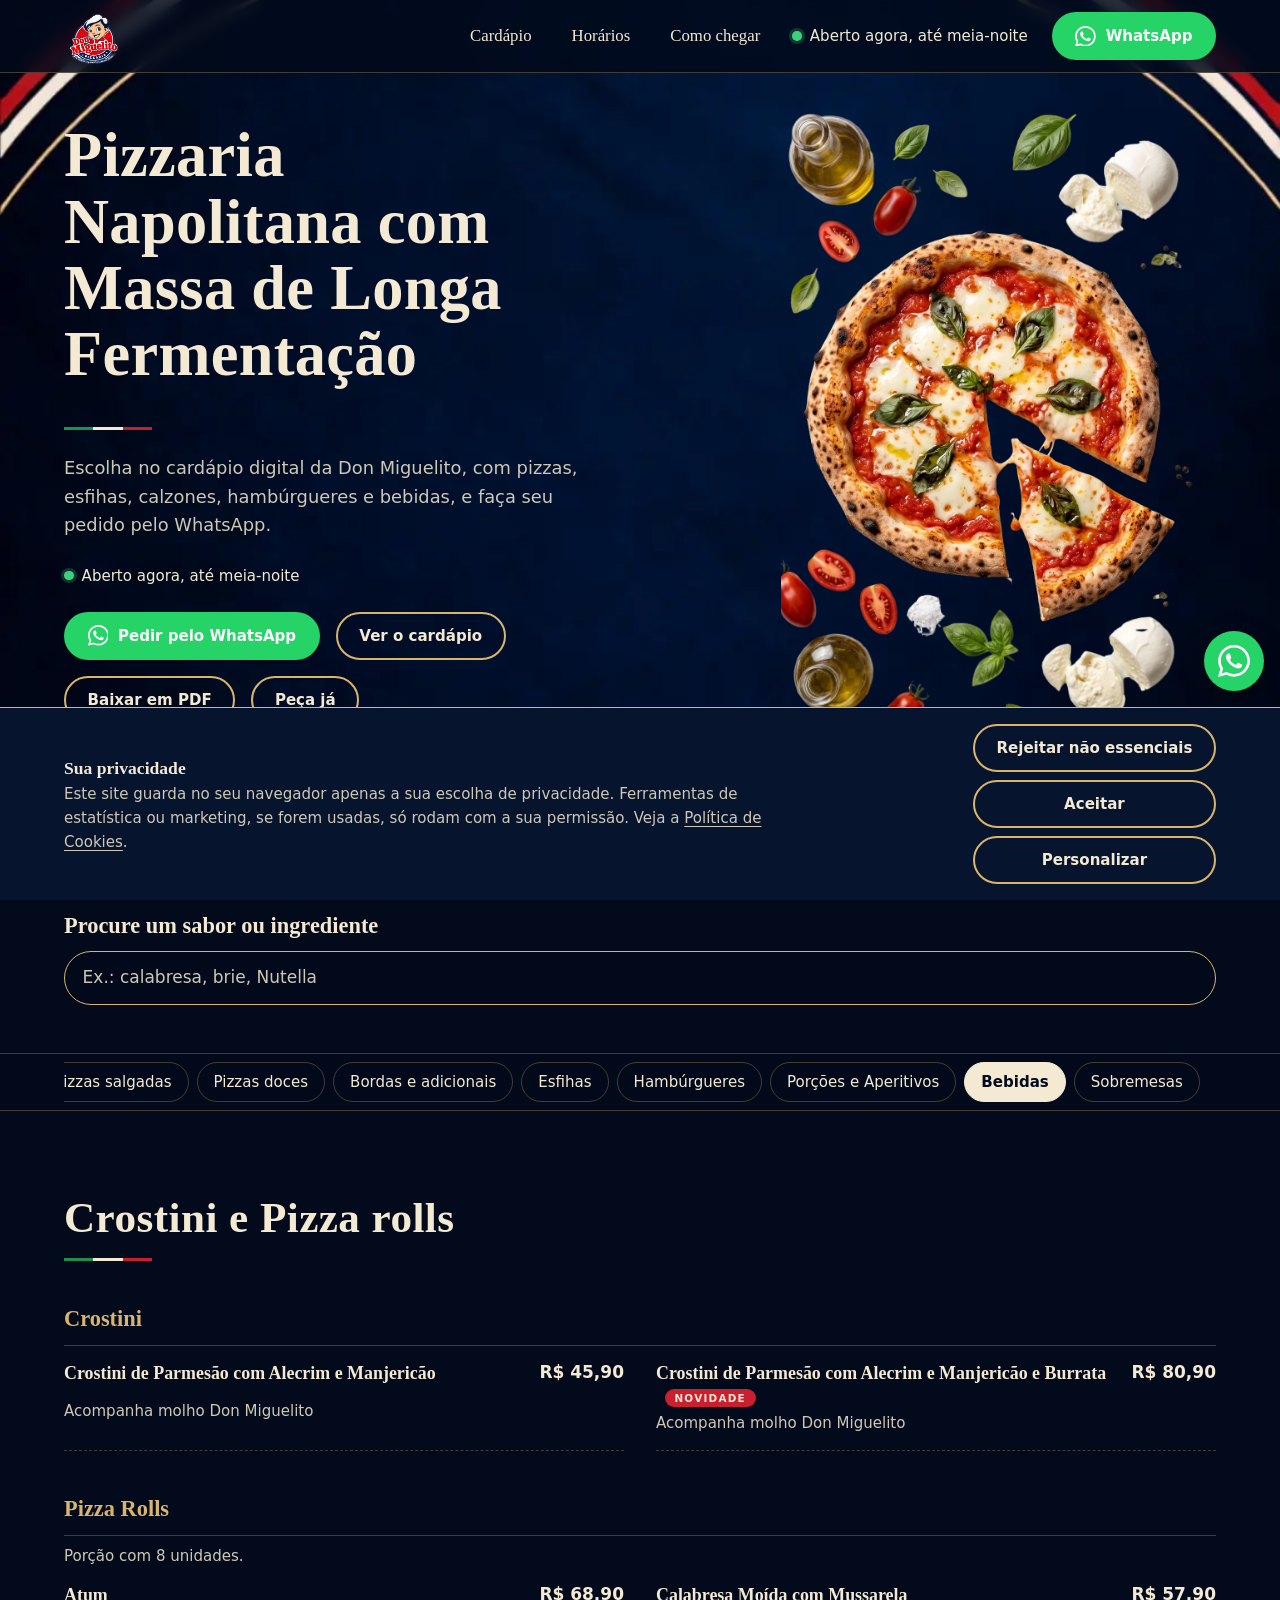
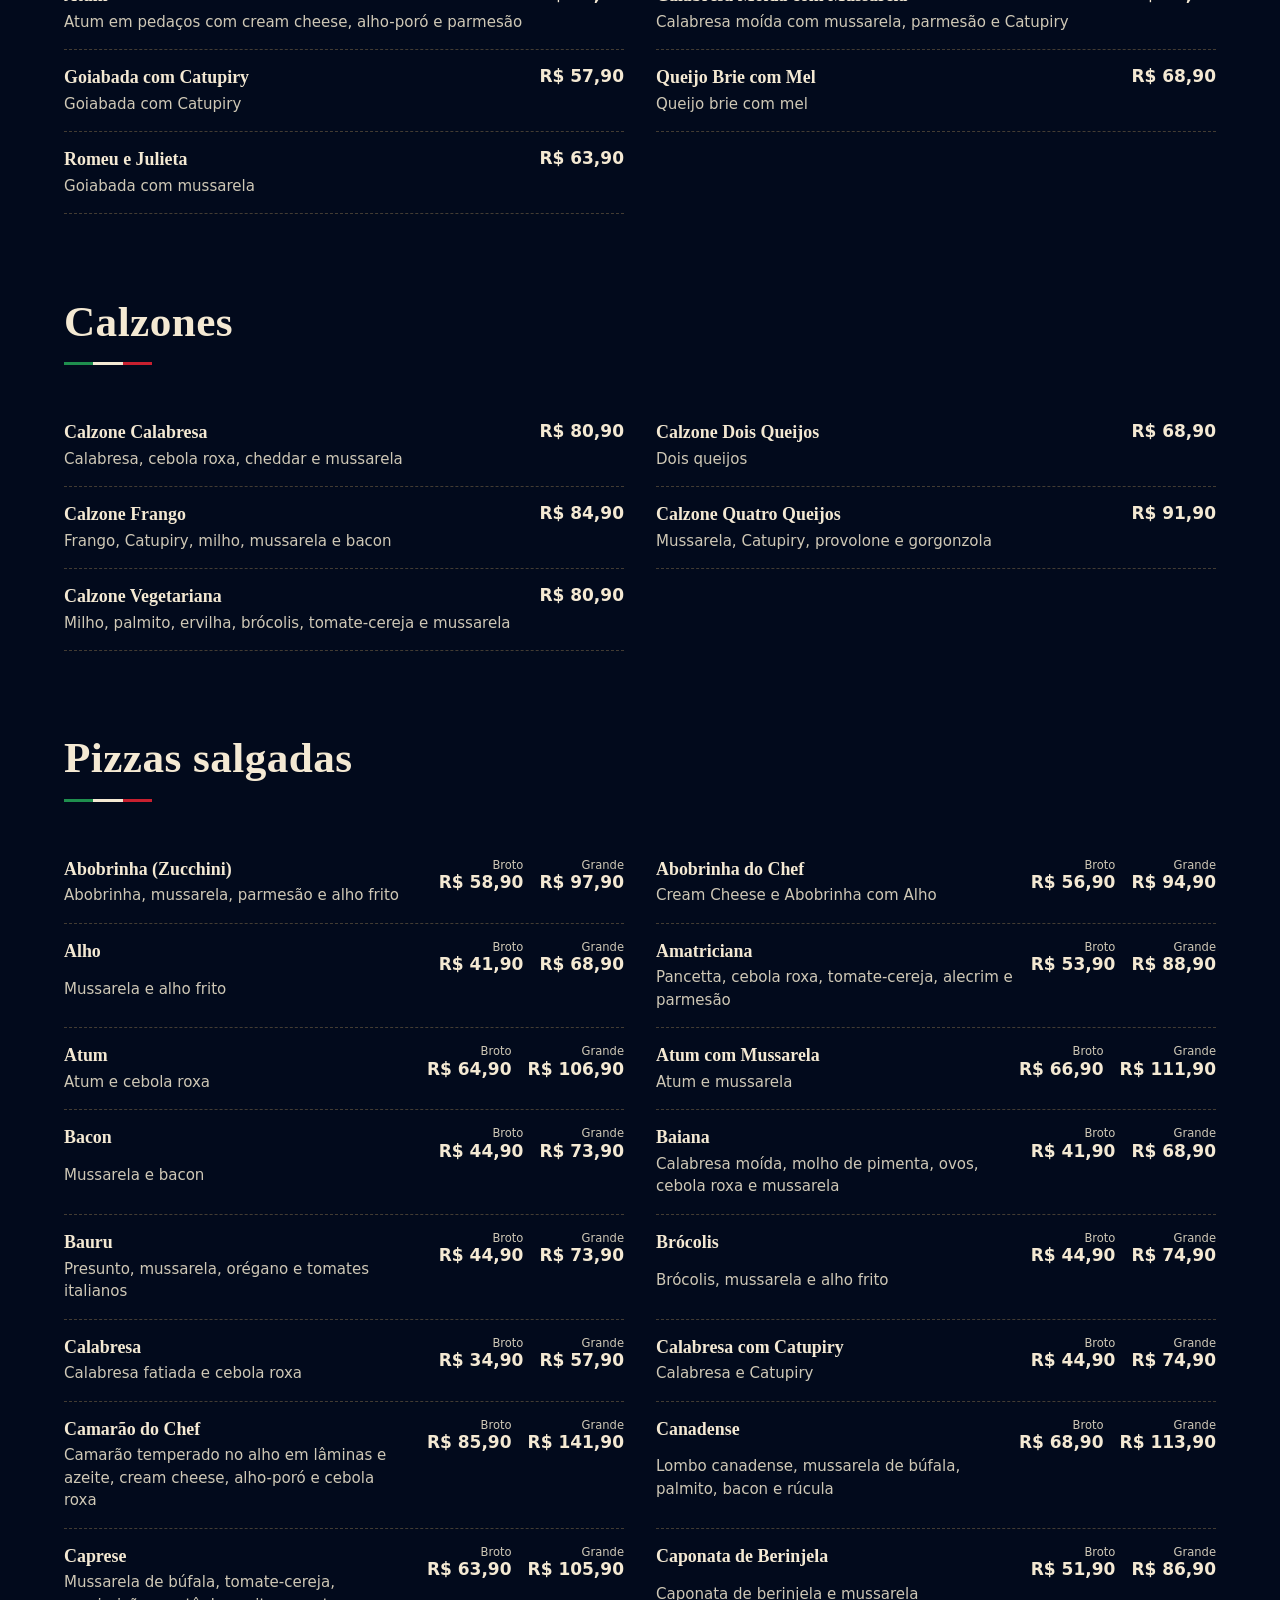
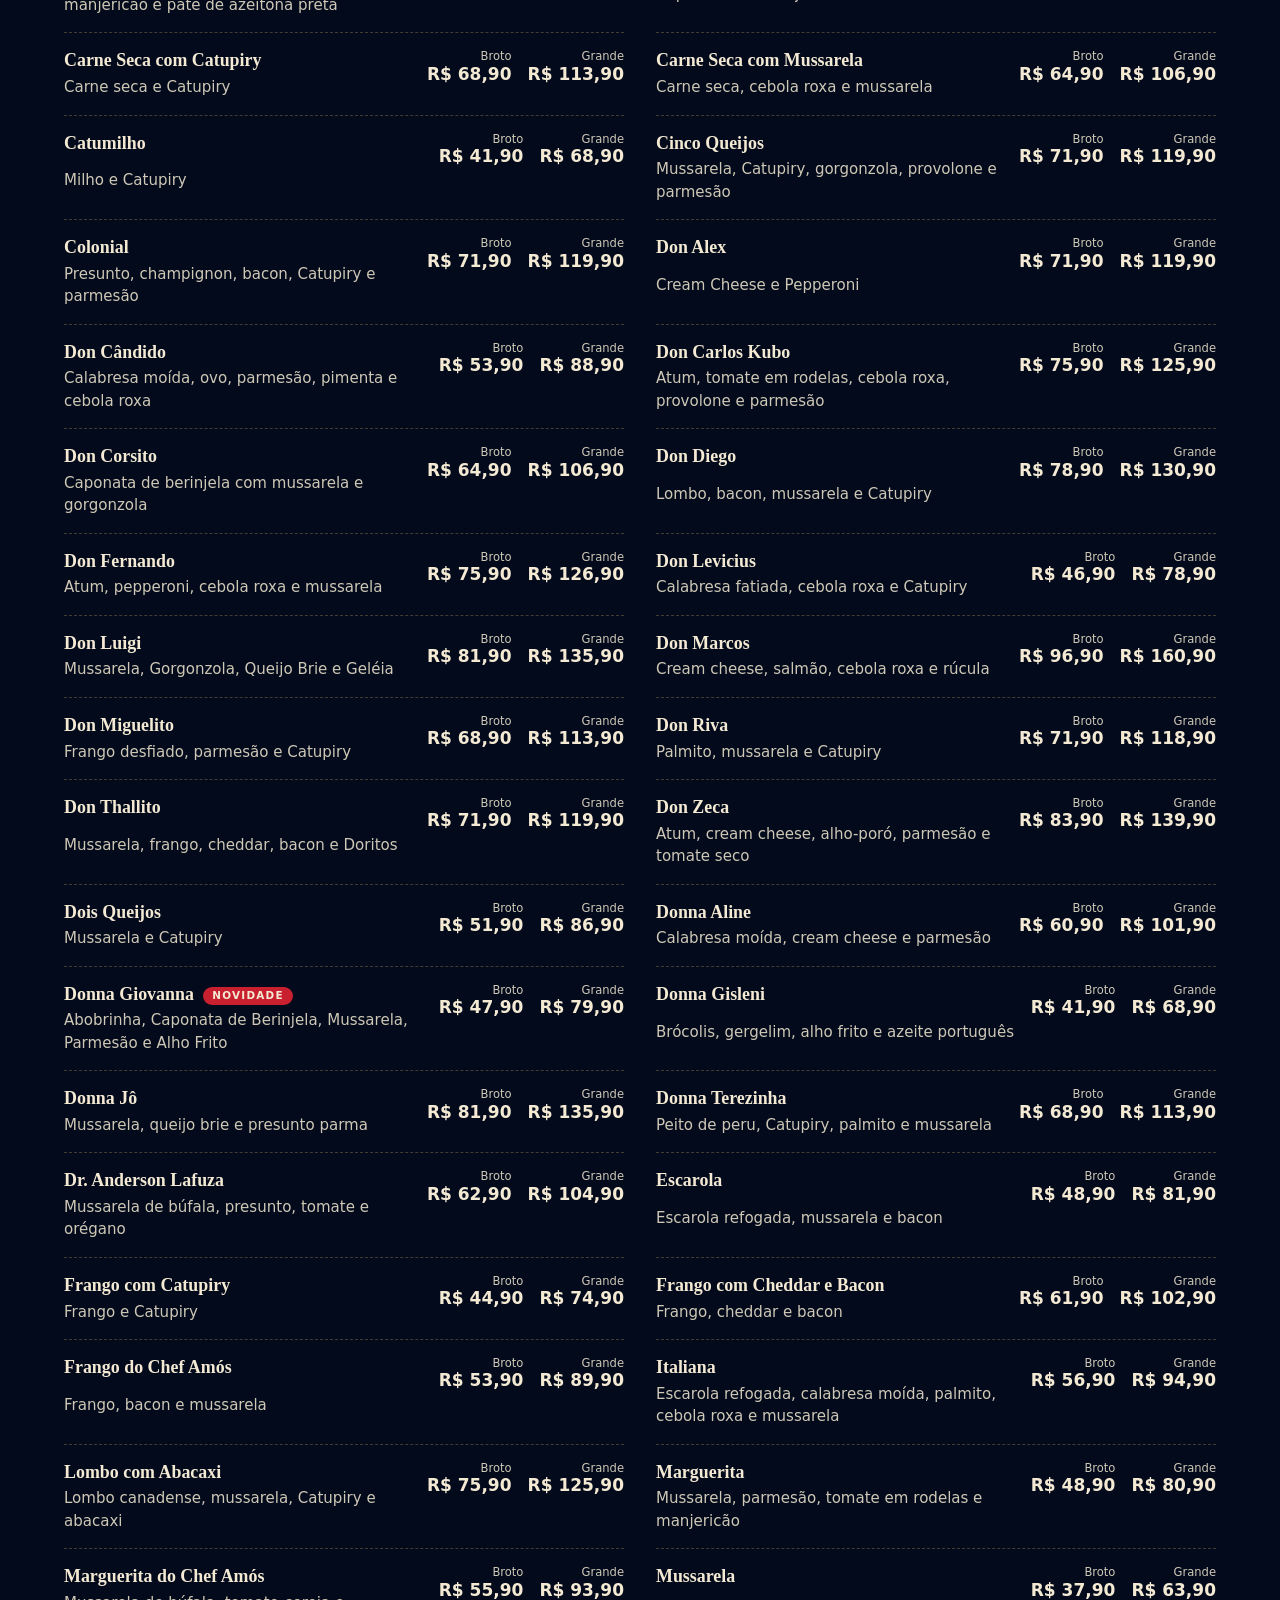
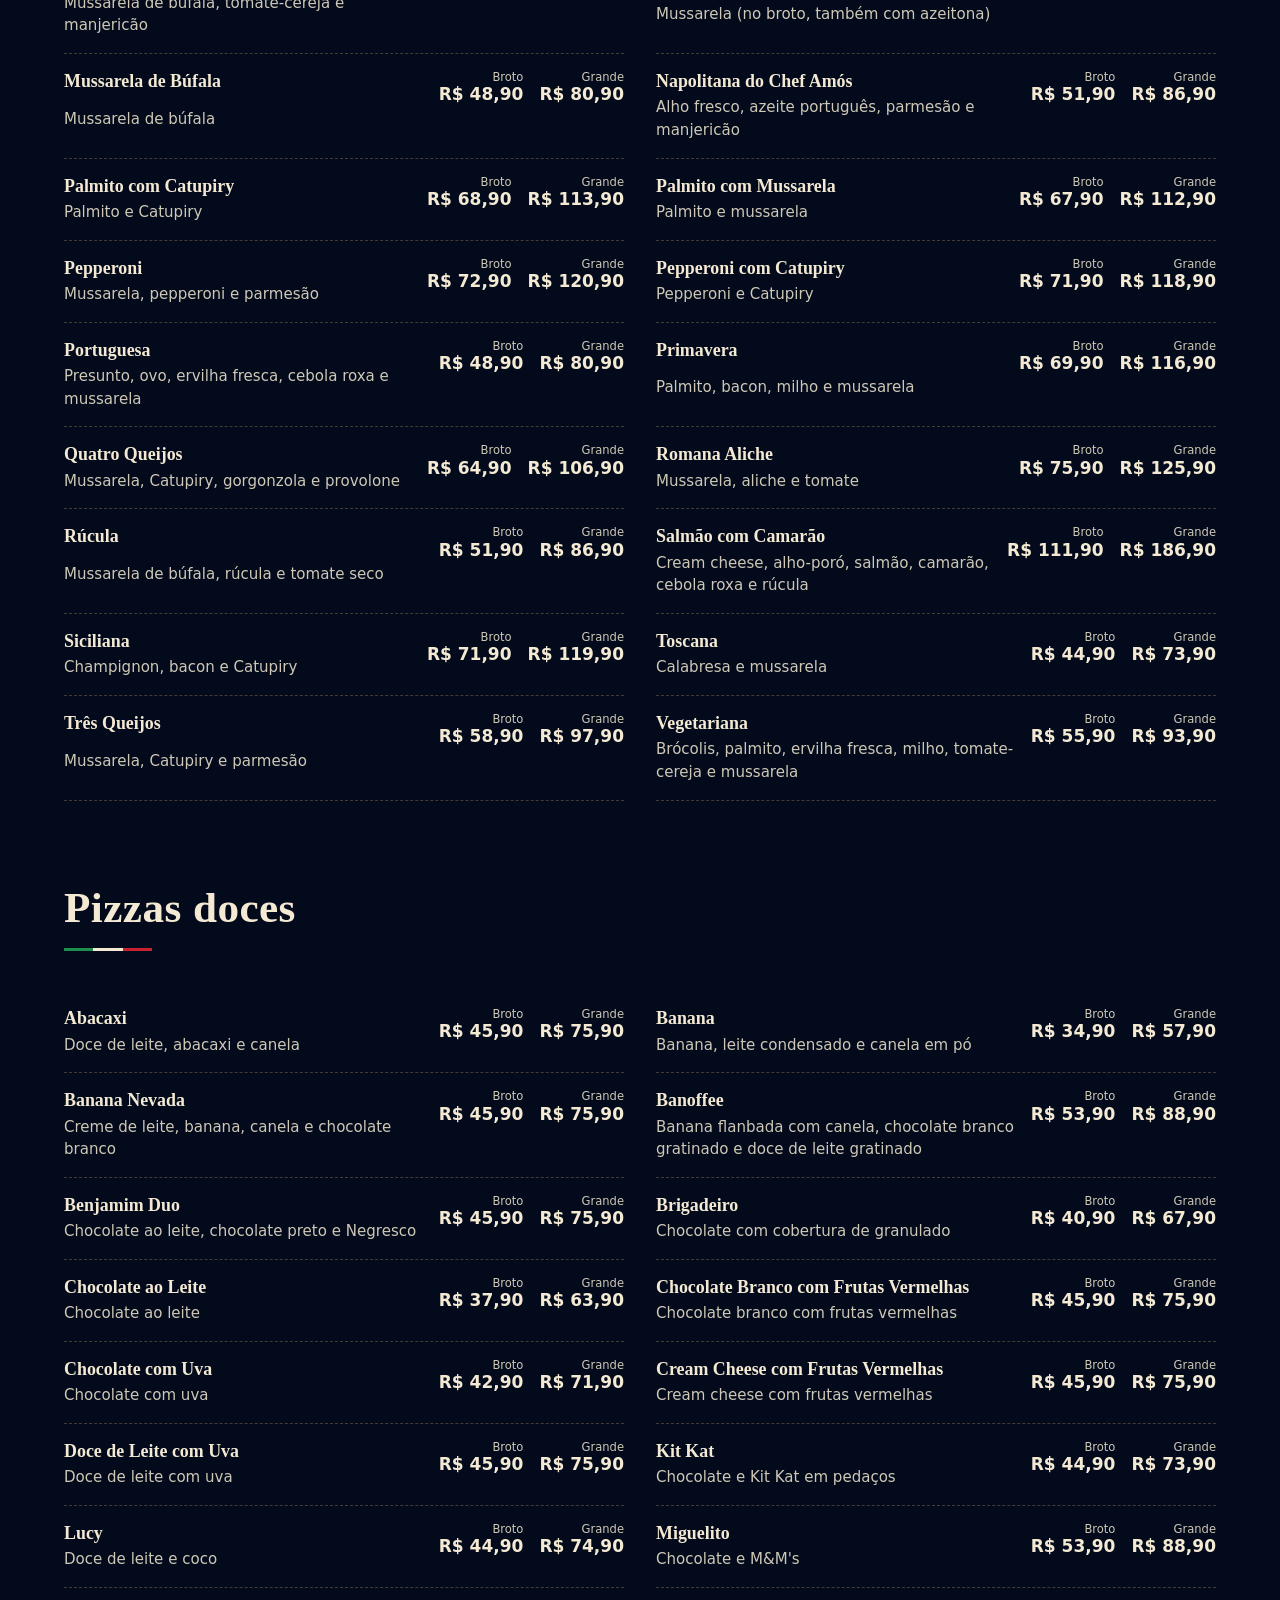
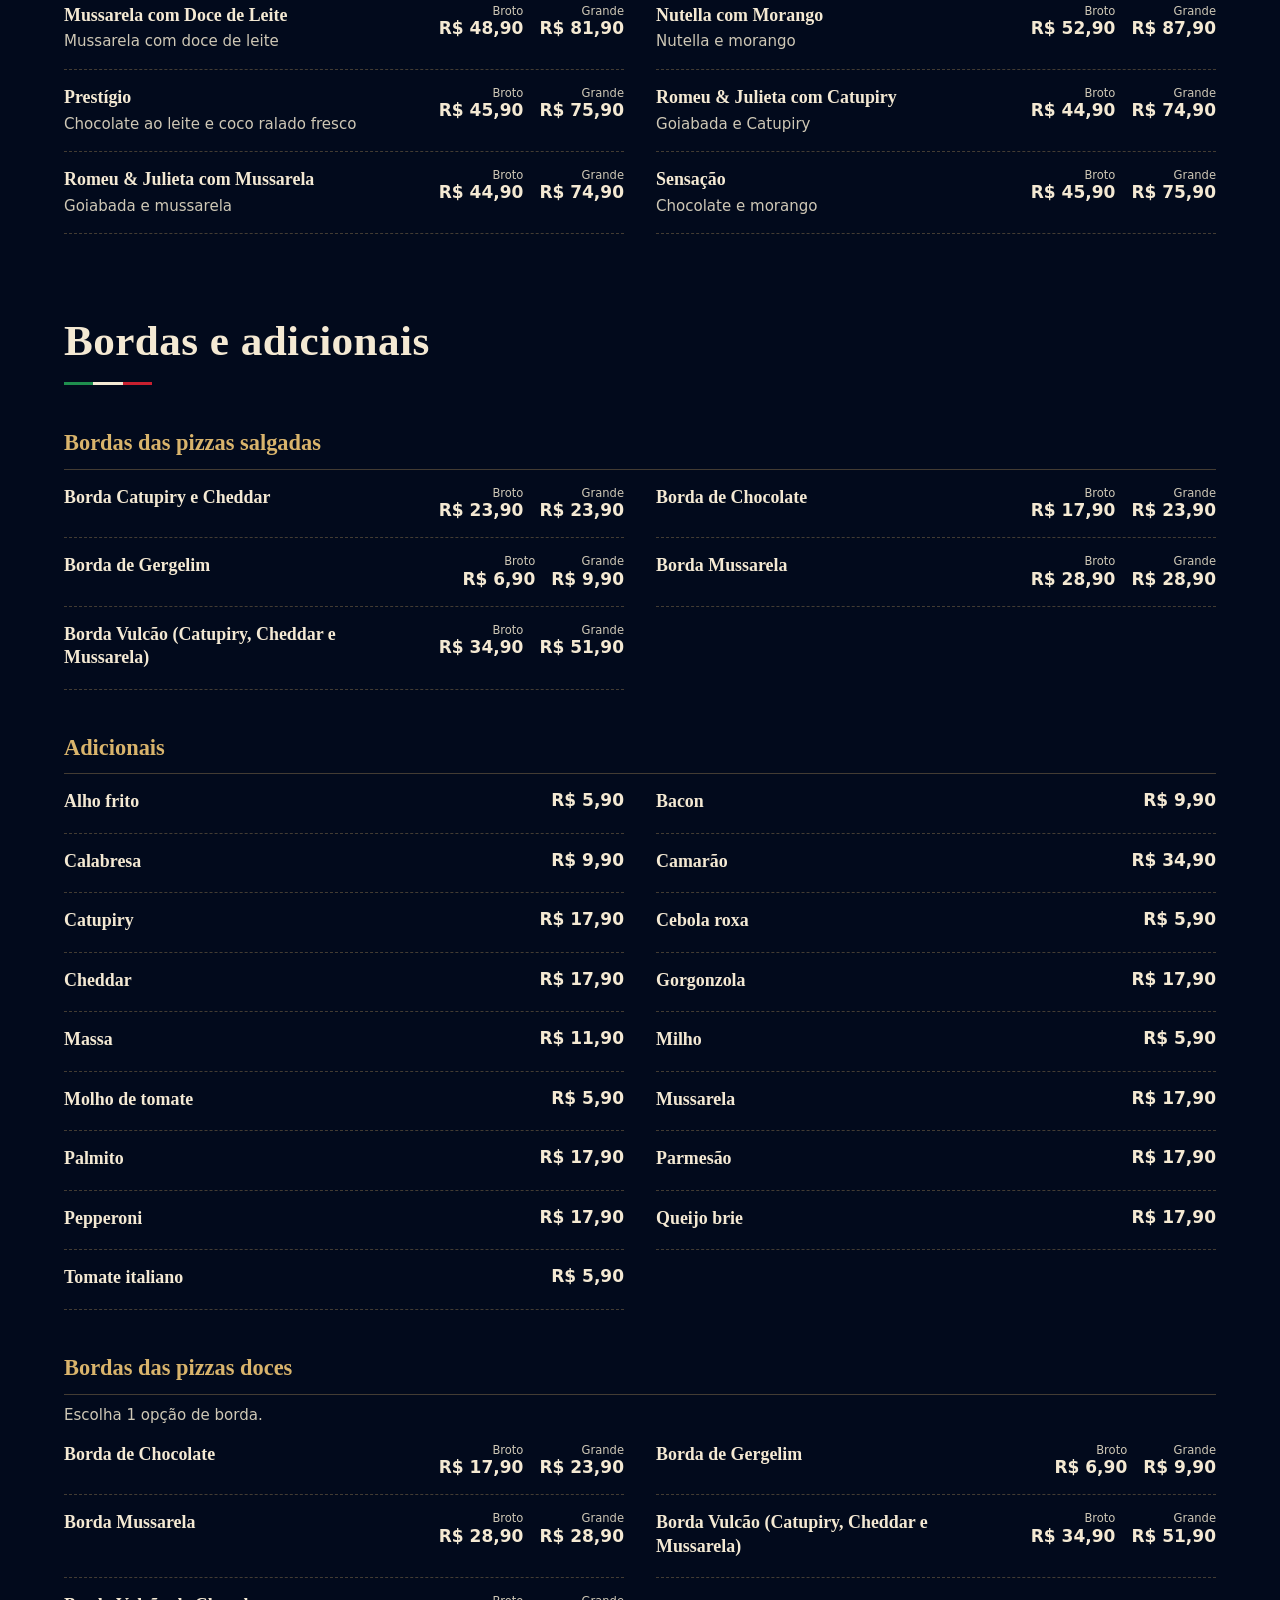
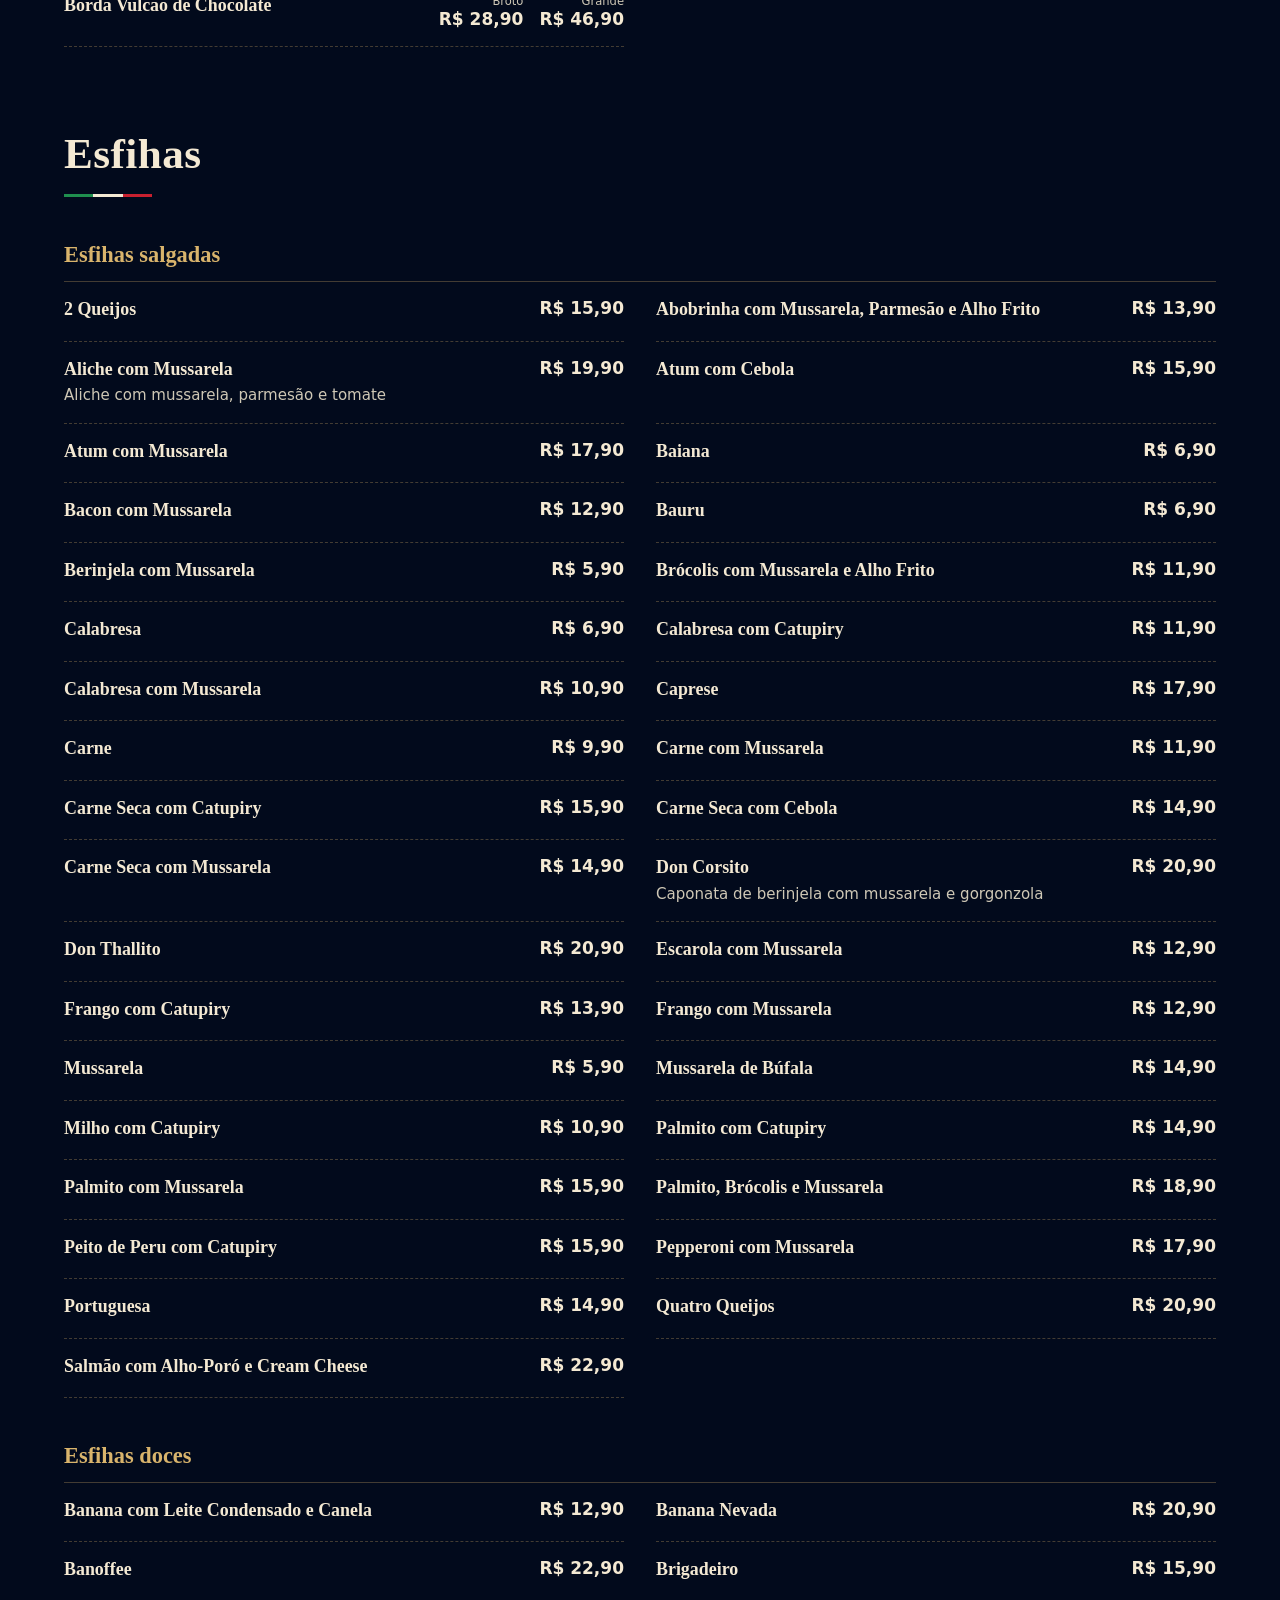
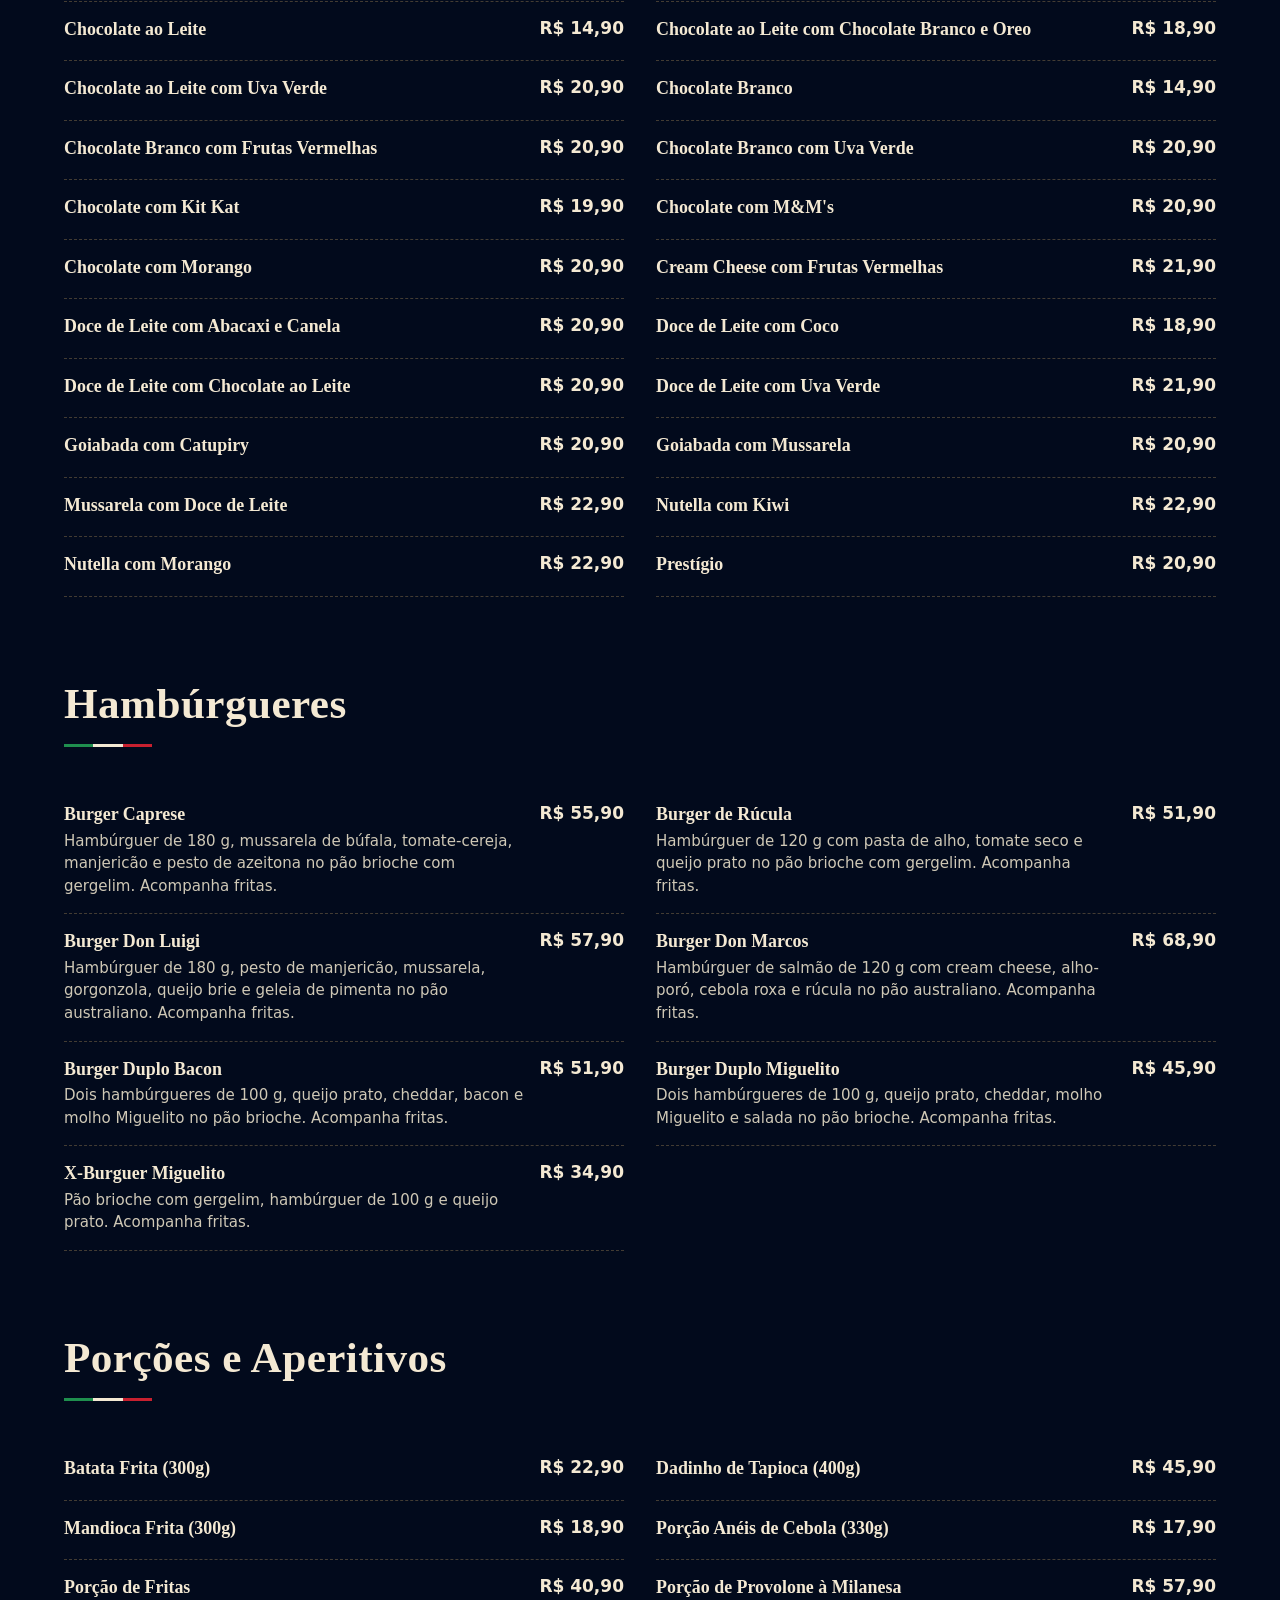
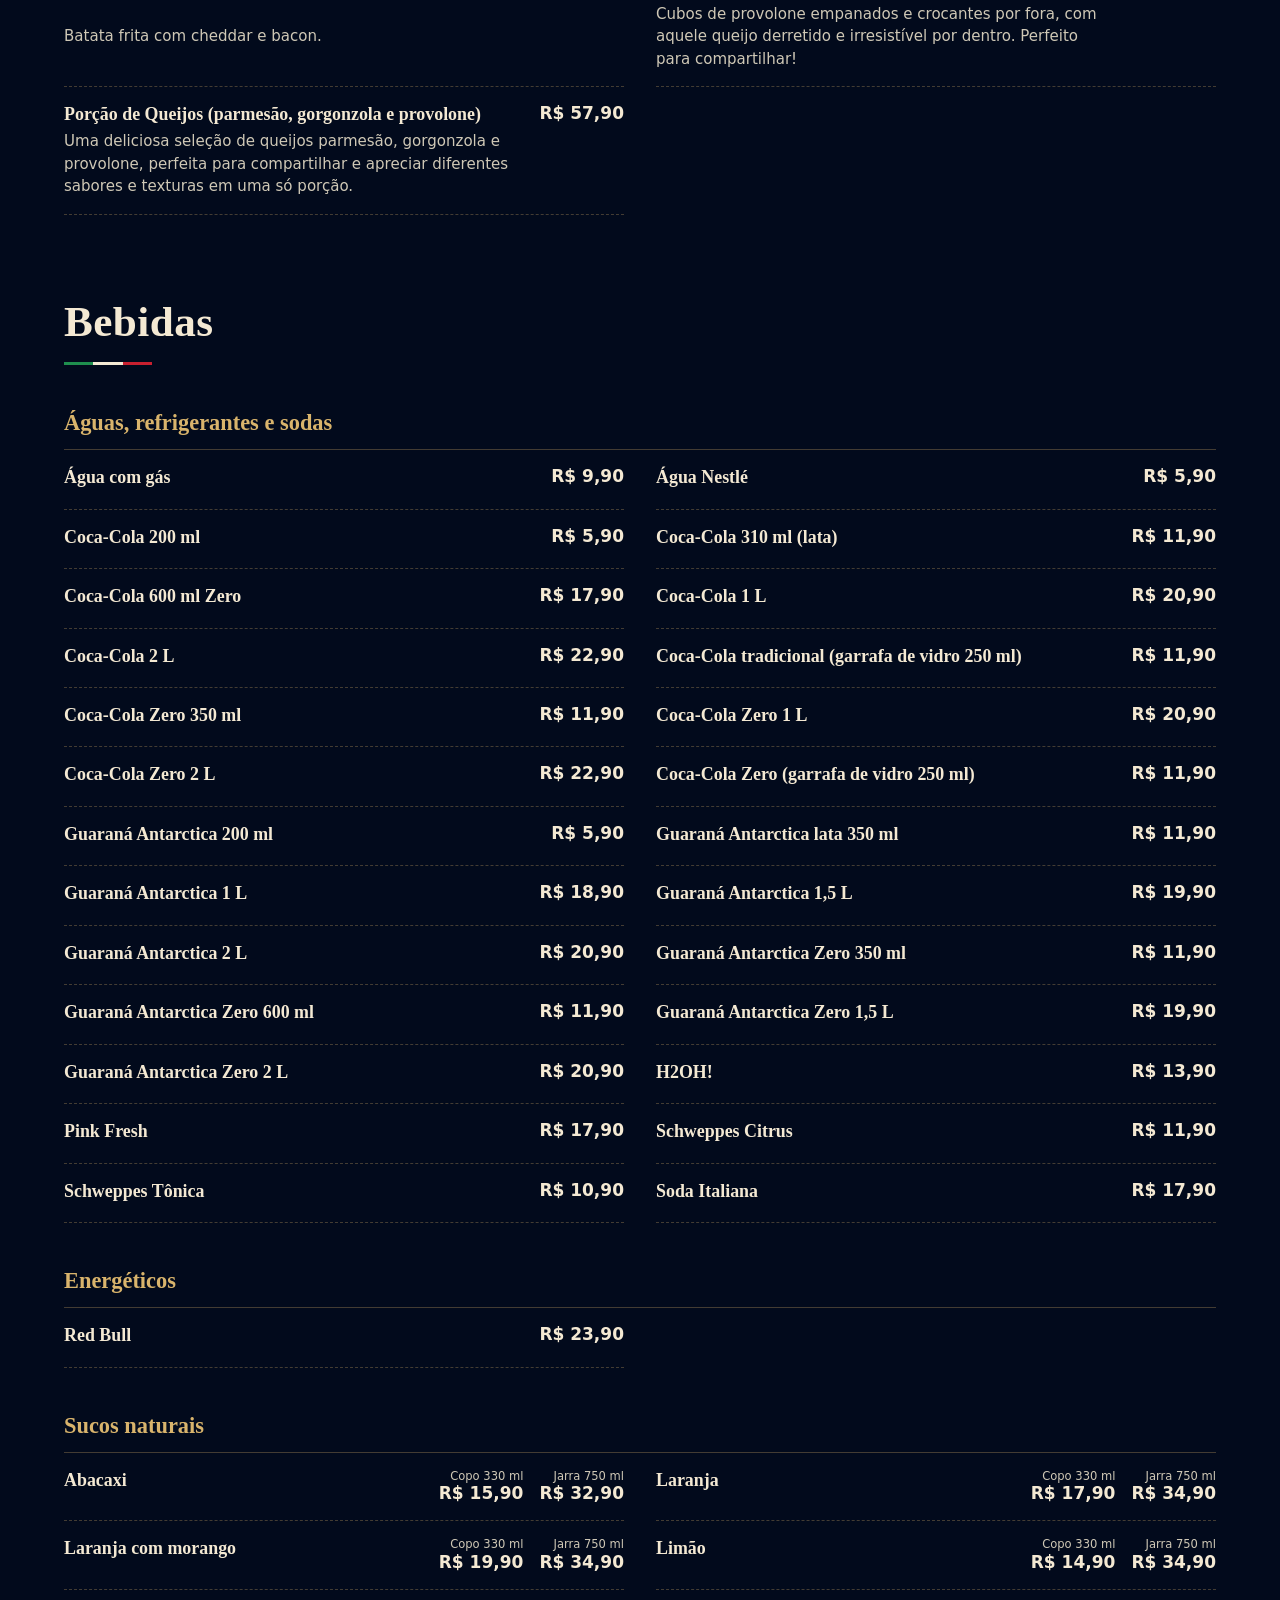
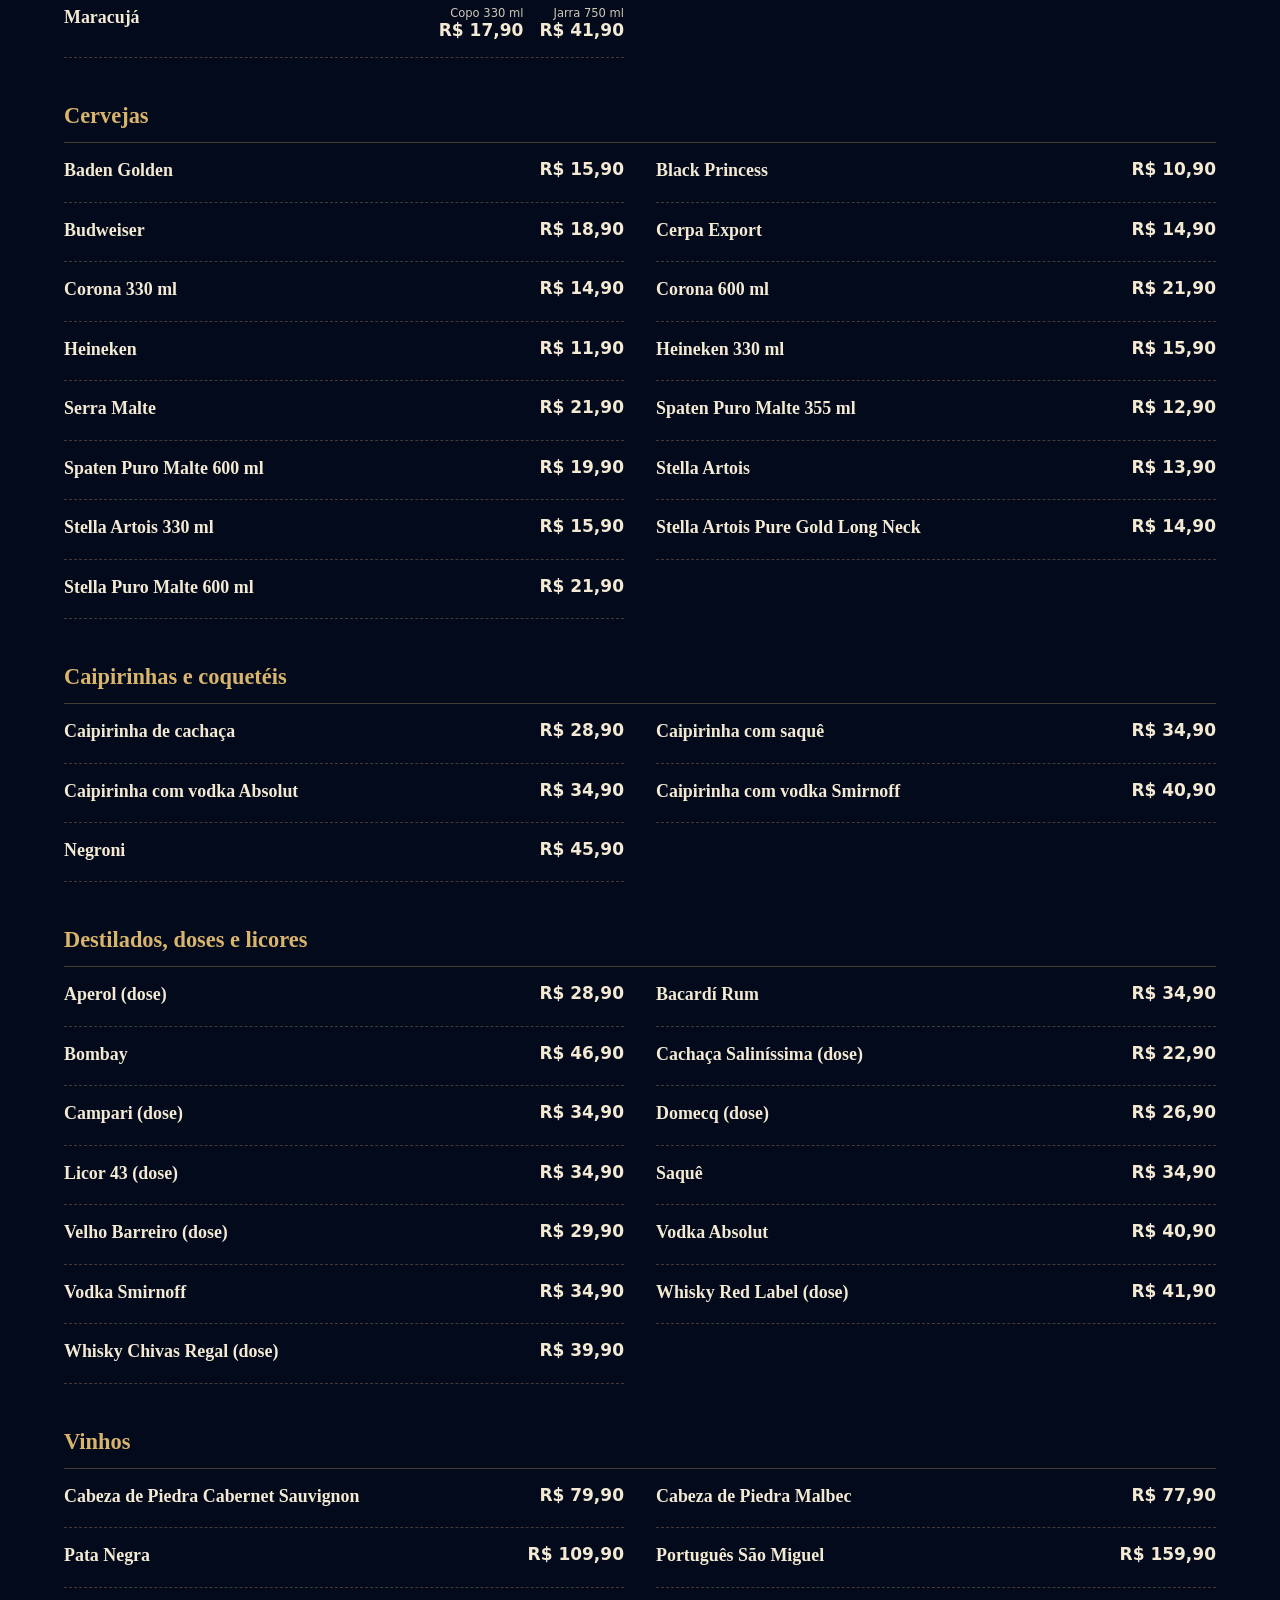
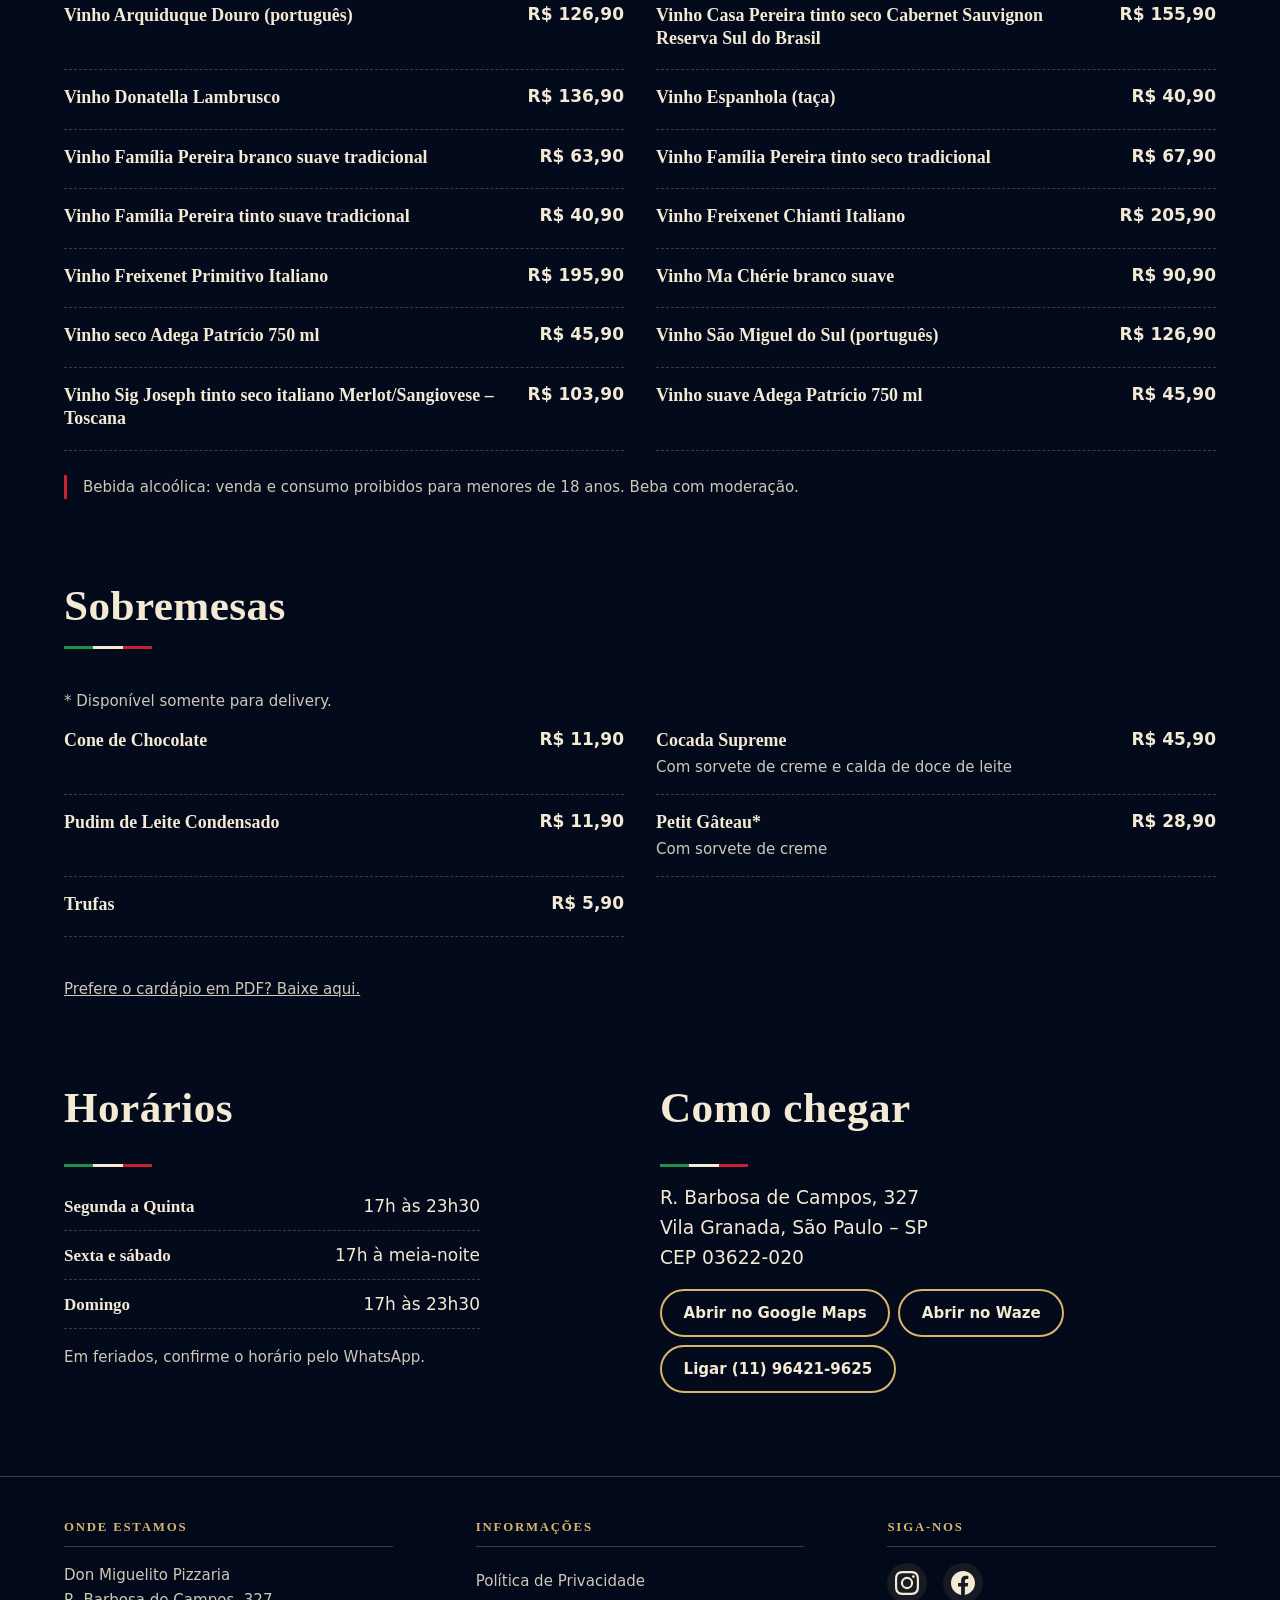
<file: index.html>
<!DOCTYPE html>
<!--
  Projeto desenvolvido por REDESIGNER PPM (redesigner.com.br)
  Projeto: Don Miguelito Pizzaria — cardápio digital | Versão: 1.0.0
-->
<html lang="pt-BR">
<head>
  <meta charset="utf-8">
  <meta name="viewport" content="width=device-width, initial-scale=1, viewport-fit=cover">
  <title>Don Miguelito Pizzaria | Cardápio digital de pizza napolitana na Vila Granada, São Paulo</title>
  <meta name="description" content="Cardápio digital da Don Miguelito Pizzaria: pizzas napolitanas de massa de longa fermentação, esfihas, calzones, hambúrgueres e bebidas. R. Barbosa de Campos, 327, Vila Granada, São Paulo.">
  <meta name="robots" content="index, follow">
  <meta name="theme-color" content="#020a1c">
  
  <link rel="icon" type="image/png" sizes="32x32" href="favicon-32.png">
  <link rel="apple-touch-icon" href="apple-touch-icon.png">
  <link rel="preload" as="image" href="fundo.webp" type="image/webp">
  <link rel="preload" as="image" href="miguelito.png" fetchpriority="high">

  <!--
    CSS crítico da tela de carregamento (inline).
    Garante que o loader pinte INSTANTANEAMENTE, sem FOUC, mesmo
    antes do style.css externo ser baixado/parseado.
  -->
  <style>
    #loader {
      position: fixed; inset: 0; z-index: 9000;
      display: grid; place-items: center;
      background: #020a1c;
      font-family: "Iowan Old Style", "Palatino Linotype", Palatino, "Book Antiqua", Georgia, serif;
      color: #f4e9d3;
      transition: opacity .45s ease, visibility .45s;
    }
    #loader.is-done { opacity: 0; visibility: hidden; pointer-events: none; }
    #loader .loader__in {
      display: grid; justify-items: center; gap: 1.5rem;
      padding: 1.5rem; text-align: center; max-width: 22rem;
    }
    #loader .loader__logo { width: min(60vw, 14rem); height: auto; }
    #loader .loader__slogan {
      margin: 0; font-size: 1.05rem; line-height: 1.5;
      letter-spacing: .01em; text-wrap: balance;
    }
    #loader .loader__bar {
      width: 12rem; height: 4px; border-radius: 2px;
      background: rgba(217, 180, 108, .18); overflow: hidden;
    }
    #loader .loader__bar span {
      display: block; height: 100%; width: 0;
      background: linear-gradient(90deg, #1f8f4e, #d9b46c, #c8202f);
      transition: width .25s ease;
    }
  </style>

  <link rel="stylesheet" href="style.css">

  <meta property="og:type" content="restaurant.restaurant">
  <meta property="og:locale" content="pt_BR">
  <meta property="og:site_name" content="Don Miguelito Pizzaria">
  <meta property="og:title" content="Don Miguelito Pizzaria | Cardápio digital">
  <meta property="og:description" content="Pizza napolitana de massa de longa fermentação, esfihas, calzones, hambúrgueres e bebidas. Veja o cardápio e peça pelo WhatsApp.">
  <meta property="og:image" content="https://[INSERIR DOMÍNIO]/og-image.jpg">
  <meta property="og:image:width" content="1200">
  <meta property="og:image:height" content="630">
  <meta property="og:url" content="https://[INSERIR DOMÍNIO]/">
  <meta name="twitter:card" content="summary_large_image">

  <script type="application/ld+json">
  {
    "@context": "https://schema.org",
    "@type": "Restaurant",
    "name": "Don Miguelito Pizzaria",
    "alternateName": "Dom Miguelito",
    "description": "Pizzaria napolitana com massa de longa fermentação, esfihas, calzones, hambúrgueres e bebidas.",
    "servesCuisine": "Pizza",
    "image": "logo.jpeg",
    "telephone": "+55 11 96421-9625",
    "address": {
      "@type": "PostalAddress",
      "streetAddress": "R. Barbosa de Campos, 327",
      "addressLocality": "São Paulo",
      "addressRegion": "SP",
      "postalCode": "03622-020",
      "addressCountry": "BR"
    },
    "hasMenu": { "@type": "Menu", "name": "Cardápio digital" },
    "openingHoursSpecification": [
      { "@type": "OpeningHoursSpecification", "dayOfWeek": ["Monday", "Tuesday", "Wednesday", "Thursday"], "opens": "17:00", "closes": "23:30" },
      { "@type": "OpeningHoursSpecification", "dayOfWeek": ["Friday", "Saturday"], "opens": "17:00", "closes": "00:00" },
      { "@type": "OpeningHoursSpecification", "dayOfWeek": "Sunday", "opens": "17:00", "closes": "23:30" }
    ]
  }
  </script>

  <script src="cardapio-dados.js" defer></script>
  <script src="script.js" defer></script>

  <!--
    Fallback de segurança: se por qualquer motivo script.js falhar ou o
    fluxo de carregamento travar, remove o loader e revela o hero após 8s.
    Nada de travar a página em branco.
  -->
  <script>
    window.setTimeout(function () {
      var l = document.getElementById('loader');
      if (l && !l.classList.contains('is-done')) {
        l.classList.add('is-done');
        window.setTimeout(function () { l.remove(); }, 500);
      }
      if (!document.documentElement.classList.contains('hero-visivel')) {
        document.documentElement.classList.add('hero-visivel');
      }
    }, 8000);
  </script>

  <!--
    Fallback no-script: se o JS estiver desabilitado, esconde o loader
    e mostra o hero imediatamente.
  -->
  <noscript>
    <style>
      #loader { display: none !important; }
      .hero__txt,
      .hero__media { opacity: 1 !important; transform: none !important; }
    </style>
  </noscript>
</head>
<body>
  <div id="loader" class="loader" role="status" aria-live="polite" aria-label="Carregando o cardápio">
    <div class="loader__in">
      <img class="loader__logo" src="miguelito.png" width="240" height="240" alt="" fetchpriority="high">
      <p class="loader__slogan">Os Melhores Ingredientes. As Melhores Pizzas.</p>
      <div class="loader__bar" aria-hidden="true"><span></span></div>
    </div>
  </div>

  <a class="skip" href="#conteudo">Pular para o conteúdo</a>

  <header class="header">
    <div class="wrap header__in">
      <a class="brand" href="index.html" aria-label="Don Miguelito Pizzaria, início">
        <picture>
          <source type="image/png" srcset="logo.png">
          <img src="logo.png" width="375" height="666" alt="Logo da Don Miguelito Pizzaria">
        </picture>
      </a>
      <button class="nav-toggle" type="button" aria-expanded="false" aria-controls="menu-principal" aria-label="Abrir menu"><span></span></button>
      <nav class="nav" id="menu-principal" aria-label="Principal">
        <a href="#cardapio">Cardápio</a>
        <a href="#info">Horários</a>
        <a href="#info">Como chegar</a>
        <span class="status" data-status role="status">Confira os horários</span>
        <a class="btn btn--wa js-wa" href="https://wa.me/5511964219625" data-evento="whatsapp_cabecalho">
          <svg aria-hidden="true" focusable="false" viewBox="0 0 24 24" fill="currentColor"><use href="#i-wa"></use></svg>
          WhatsApp
        </a>
      </nav>
    </div>
  </header>

  <main id="conteudo">
    <section class="hero" id="topo" aria-labelledby="t-hero">
      <div class="wrap hero__in">
        <div class="hero__txt">
          <h1 id="t-hero">Pizzaria Napolitana com Massa de Longa Fermentação</h1>
          <span class="fio" aria-hidden="true"></span>
          <p class="hero__lead">Escolha no cardápio digital da Don Miguelito, com pizzas, esfihas, calzones, hambúrgueres e bebidas, e faça seu pedido pelo WhatsApp.</p>
          <p class="status" data-status role="status">Confira os horários</p>
          <div class="hero__acoes">
            <a class="btn btn--wa js-wa" href="https://wa.me/5511964219625" data-evento="whatsapp_hero">
              <svg aria-hidden="true" focusable="false" viewBox="0 0 24 24" fill="currentColor"><use href="#i-wa"></use></svg>
              Pedir pelo WhatsApp
            </a>
            <a class="btn btn--ghost" href="#cardapio" data-evento="ver_cardapio">Ver o cardápio</a>
            <a class="btn btn--ghost" href="don-miguelito-cardapio.pdf" download data-evento="download_pdf">Baixar em PDF</a>
            <a class="btn btn--ghost" href="https://app.jotaja.com/donmiguelito" target="_blank" rel="noopener noreferrer" data-evento="pedir_jotaja">Peça já</a>
          </div>
        </div>
        <div class="hero__media">
          <!--
            Prato animado (substitui a antiga capa.jpg): o pizza.png foi recortado em
            camadas. Os ingredientes são "jogados" de fora do quadro e a pizza gira
            até assentar. Posição final = composição original do pizza.png.
            Animação em style.css (seção 6.6), disparada por html.hero-visivel.
          -->
          <div class="prato" role="img" aria-label="Pizza napolitana com mussarela e manjericão, cercada por tomates, azeite e mussarela fresca">
            <!-- Ingredientes (entram em sequência; --d = atraso, --fx/--fy/--rot = ponto de partida) -->
            <img src="ing-01.webp" width="170" height="147" alt="" decoding="async" draggable="false"
                 style="--l:54.78%;--t:0%;--w:17.04%;--fx:70.66%;--fy:-412.6%;--rot:177deg;--d:0.54s">
            <img src="ing-02.webp" width="134" height="159" alt="" decoding="async" draggable="false"
                 style="--l:21.46%;--t:9.65%;--w:13.38%;--fx:-178.88%;--fy:-359.24%;--rot:-214deg;--d:0.63s">
            <img src="ing-03.webp" width="94" height="179" alt="" decoding="async" draggable="false"
                 style="--l:0%;--t:71.4%;--w:9.43%;--fx:-487.92%;--fy:231.72%;--rot:251deg;--d:0.72s">
            <img src="ing-04.webp" width="146" height="137" alt="" decoding="async" draggable="false"
                 style="--l:22.23%;--t:90.82%;--w:14.56%;--fx:-123.34%;--fy:433.8%;--rot:-288deg;--d:0.81s">
            <img src="ing-05.webp" width="107" height="140" alt="" decoding="async" draggable="false"
                 style="--l:18.04%;--t:75.36%;--w:10.73%;--fx:-294.99%;--fy:381.49%;--rot:165deg;--d:0.9s">
            <img src="ing-06.webp" width="133" height="118" alt="" decoding="async" draggable="false"
                 style="--l:5.54%;--t:69.9%;--w:13.27%;--fx:-340.52%;--fy:360.1%;--rot:-202deg;--d:0.99s">
            <img src="ing-07.webp" width="116" height="117" alt="" decoding="async" draggable="false"
                 style="--l:8.14%;--t:16.73%;--w:11.62%;--fx:-339.6%;--fy:-407.66%;--rot:239deg;--d:1.08s">
            <img src="ing-08.webp" width="106" height="103" alt="" decoding="async" draggable="false"
                 style="--l:25.88%;--t:1.23%;--w:10.61%;--fx:-156.72%;--fy:-578.84%;--rot:-276deg;--d:1.17s">
            <img src="ing-09.webp" width="86" height="128" alt="" decoding="async" draggable="false"
                 style="--l:1.42%;--t:24.41%;--w:8.61%;--fx:-585.3%;--fy:-282.37%;--rot:153deg;--d:1.26s">
            <img src="ing-10.webp" width="90" height="78" alt="" decoding="async" draggable="false"
                 style="--l:52.89%;--t:94.74%;--w:9.02%;--fx:71.63%;--fy:786.31%;--rot:-190deg;--d:1.35s">
            <img src="ing-11.webp" width="101" height="84" alt="" decoding="async" draggable="false"
                 style="--l:35.5%;--t:8.62%;--w:10.08%;--fx:-99.88%;--fy:-730.67%;--rot:227deg;--d:1.44s">
            <img src="ing-12.webp" width="114" height="74" alt="" decoding="async" draggable="false"
                 style="--l:85.61%;--t:20.73%;--w:11.44%;--fx:389.74%;--fy:-584.6%;--rot:-264deg;--d:1.53s">
            <img src="ing-13.webp" width="59" height="73" alt="" decoding="async" draggable="false"
                 style="--l:93.81%;--t:56.17%;--w:5.9%;--fx:1014.07%;--fy:226.12%;--rot:141deg;--d:1.62s">
            <img src="ing-14.webp" width="55" height="54" alt="" decoding="async" draggable="false"
                 style="--l:88.56%;--t:76.54%;--w:5.54%;--fx:782.3%;--fy:825.96%;--rot:-178deg;--d:1.71s">
            <img src="ing-15.webp" width="209" height="209" alt="" decoding="async" draggable="false"
                 style="--l:2.18%;--t:83.35%;--w:20.93%;--fx:-156.28%;--fy:252.33%;--rot:215deg;--d:1.8s">
            <img src="ing-16.webp" width="287" height="239" alt="" decoding="async" draggable="false"
                 style="--l:29.36%;--t:77.1%;--w:28.71%;--fx:-25.71%;--fy:257.15%;--rot:-252deg;--d:1.89s">
            <img src="ing-17.webp" width="337" height="262" alt="" decoding="async" draggable="false"
                 style="--l:61.91%;--t:80.58%;--w:33.67%;--fx:80.99%;--fy:212.22%;--rot:289deg;--d:1.98s">
            <img src="ing-18.webp" width="305" height="263" alt="" decoding="async" draggable="false"
                 style="--l:65.8%;--t:3.88%;--w:30.48%;--fx:99.15%;--fy:-205.85%;--rot:-166deg;--d:2.07s">
            <img src="ing-19.webp" width="223" height="232" alt="" decoding="async" draggable="false"
                 style="--l:0.94%;--t:0%;--w:22.29%;--fx:-143.58%;--fy:-228.59%;--rot:203deg;--d:2.16s">
            <!-- Pizza com a fatia (gira em torno do centro do disco) -->
            <img class="prato__pizza" src="pizza.webp" width="909" height="956" alt="" decoding="async" draggable="false"
                 style="--l:4.54%;--t:18.35%;--w:90.92%;--ox:48.84%;--oy:45.16%">
          </div>
        </div>
      </div>
    </section>

    <section id="cardapio" aria-labelledby="t-cardapio">
      <div class="wrap">
        <h2 class="titulo" id="t-cardapio">Cardápio digital</h2>
        <span class="fio" aria-hidden="true"></span>
        <div class="busca" role="search">
          <label for="busca">Procure um sabor ou ingrediente</label>
          <input id="busca" type="search" placeholder="Ex.: calabresa, brie, Nutella" autocomplete="off" enterkeyhint="search">
          <p class="busca__info" id="busca-info" role="status"></p>
        </div>
      </div>
      <nav class="chips" id="chips" aria-label="Categorias do cardápio"><ul></ul></nav>
      <div class="wrap" id="cardapio-lista">
        <noscript><p class="vazio">O cardápio digital precisa de JavaScript. Você pode ver tudo no <a href="don-miguelito-cardapio.pdf">cardápio em PDF</a>.</p></noscript>
      </div>
    </section>

    <section class="secao" id="info" aria-labelledby="t-info">
      <div class="wrap info__in">
        <div class="info__bloco">
          <h2 class="titulo" id="t-info">Horários</h2>
          <span class="fio" aria-hidden="true"></span>
          <dl class="horarios">
            <div><dt>Segunda a Quinta</dt><dd>17h às 23h30</dd></div>
            <div><dt>Sexta e sábado</dt><dd>17h à meia-noite</dd></div>
            <div><dt>Domingo</dt><dd>17h às 23h30</dd></div>
          </dl>
          <p class="nota-pequena">Em feriados, confirme o horário pelo WhatsApp.</p>
        </div>
        <div class="info__bloco">
          <h2 class="titulo">Como chegar</h2>
          <span class="fio" aria-hidden="true"></span>
          <address class="endereco">R. Barbosa de Campos, 327<br>Vila Granada, São Paulo – SP<br>CEP 03622-020</address>
          <div class="info__acoes">
            <a class="btn btn--ghost" href="https://www.google.com/maps/search/?api=1&amp;query=R.%20Barbosa%20de%20Campos%2C%20327%20-%20Vila%20Granada%2C%20S%C3%A3o%20Paulo%20-%20SP%2C%2003622-020" target="_blank" rel="noopener noreferrer" data-evento="clique_mapa">Abrir no Google Maps</a>
            <a class="btn btn--ghost" href="https://waze.com/ul?q=R.%20Barbosa%20de%20Campos%2C%20327%20-%20Vila%20Granada%2C%20S%C3%A3o%20Paulo&amp;navigate=yes" target="_blank" rel="noopener noreferrer" data-evento="clique_waze">Abrir no Waze</a>
            <a class="btn btn--ghost" href="tel:+5511964219625" data-evento="clique_telefone">Ligar (11) 96421-9625</a>
          </div>
        </div>
      </div>
    </section>
  </main>

  <footer class="footer">
    <div class="wrap footer__in">
      <div class="footer__col">
        <h2 class="footer__tit">Onde estamos</h2>
        <address class="footer__endereco">
          Don Miguelito Pizzaria<br>
          R. Barbosa de Campos, 327<br>
          Vila Granada, São Paulo – SP<br>
          CEP 03622-020
        </address>
        <p class="footer__contato"><a href="https://wa.me/5511964219625" target="_blank" rel="noopener noreferrer" data-evento="whatsapp_footer">(11) 96421-9625</a></p>
      </div>

      <div class="footer__col">
        <h2 class="footer__tit">Informações</h2>
        <nav class="footer__links" aria-label="Informações legais">
          <a href="politica-de-privacidade.html">Política de Privacidade</a>
          <a href="termos-de-uso.html">Termos de Uso</a>
          <a href="politica-de-cookies.html">Política de Cookies</a>
          <a href="lgpd.html">LGPD e tratamento de dados</a>
          <a href="https://app.jotaja.com/donmiguelito" target="_blank" rel="noopener noreferrer">Peça já pelo App</a>
          <button type="button" data-abrir-cookies>Preferências de cookies</button>
        </nav>
      </div>

      <div class="footer__col">
        <h2 class="footer__tit">Siga-nos</h2>
        <div class="footer__redes">
          <a href="https://www.instagram.com/pizzaria_donmiguelito/" target="_blank" rel="noopener noreferrer" aria-label="Instagram">
            <svg viewBox="0 0 24 24" width="24" height="24" fill="currentColor"><path d="M12 2.163c3.204 0 3.584.012 4.85.07 3.252.148 4.771 1.691 4.919 4.919.058 1.265.069 1.645.069 4.849 0 3.205-.012 3.584-.069 4.849-.149 3.225-1.664 4.771-4.919 4.919-1.266.058-1.644.07-4.85.07-3.204 0-3.584-.012-4.849-.07-3.26-.149-4.771-1.699-4.919-4.92-.058-1.265-.07-1.644-.07-4.849 0-3.204.013-3.583.07-4.849.149-3.227 1.664-4.771 4.919-4.919 1.266-.057 1.645-.069 4.849-.069zM12 0C8.741 0 8.333.014 7.053.072 2.695.272.273 2.69.073 7.052.014 8.333 0 8.741 0 12c0 3.259.014 3.668.072 4.948.2 4.358 2.618 6.78 6.98 6.98C8.333 23.986 8.741 24 12 24c3.259 0 3.668-.014 4.948-.072 4.354-.2 6.782-2.618 6.979-6.98.059-1.28.073-1.689.073-4.948 0-3.259-.014-3.667-.072-4.947-.196-4.354-2.617-6.78-6.979-6.98C15.668.014 15.259 0 12 0zm0 5.838a6.162 6.162 0 100 12.324 6.162 6.162 0 000-12.324zM12 16a4 4 0 110-8 4 4 0 010 8zm6.406-11.845a1.44 1.44 0 100 2.881 1.44 1.44 0 000-2.881z"/></svg>
          </a>
          <a href="https://www.facebook.com/pizzariadonmiguelito/" target="_blank" rel="noopener noreferrer" aria-label="Facebook">
            <svg viewBox="0 0 24 24" width="24" height="24" fill="currentColor"><path d="M24 12.073c0-6.627-5.373-12-12-12s-12 5.373-12 12c0 5.99 4.388 10.954 10.125 11.854v-8.385H7.078v-3.47h3.047V9.43c0-3.007 1.792-4.669 4.533-4.669 1.312 0 2.686.235 2.686.235v2.953H15.83c-1.491 0-1.956.925-1.956 1.874v2.25h3.328l-.532 3.47h-2.796v8.385C19.612 23.027 24 18.062 24 12.073z"/></svg>
          </a>
        </div>

        <h2 class="footer__tit" style="margin-top: 1.5rem;">Pagamento</h2>
        <div class="footer__pagamentos">
          <span>Cartões de Crédito e Débito</span>
          <span>Pix</span>
          <span>Dinheiro</span>
        </div>
      </div>

      <p class="footer__credito">© 2026 - PIZZARIA DOM MIGUELITO LTDA - ME - CNPJ 35.808.636/0001-49 - DESENVOLVIDO por <a href="https://redesigner.com.br" target="_blank" rel="noopener noreferrer">REDESIGNER PPM</a></p>
    </div>
  </footer>
</body>
</html>
</file>
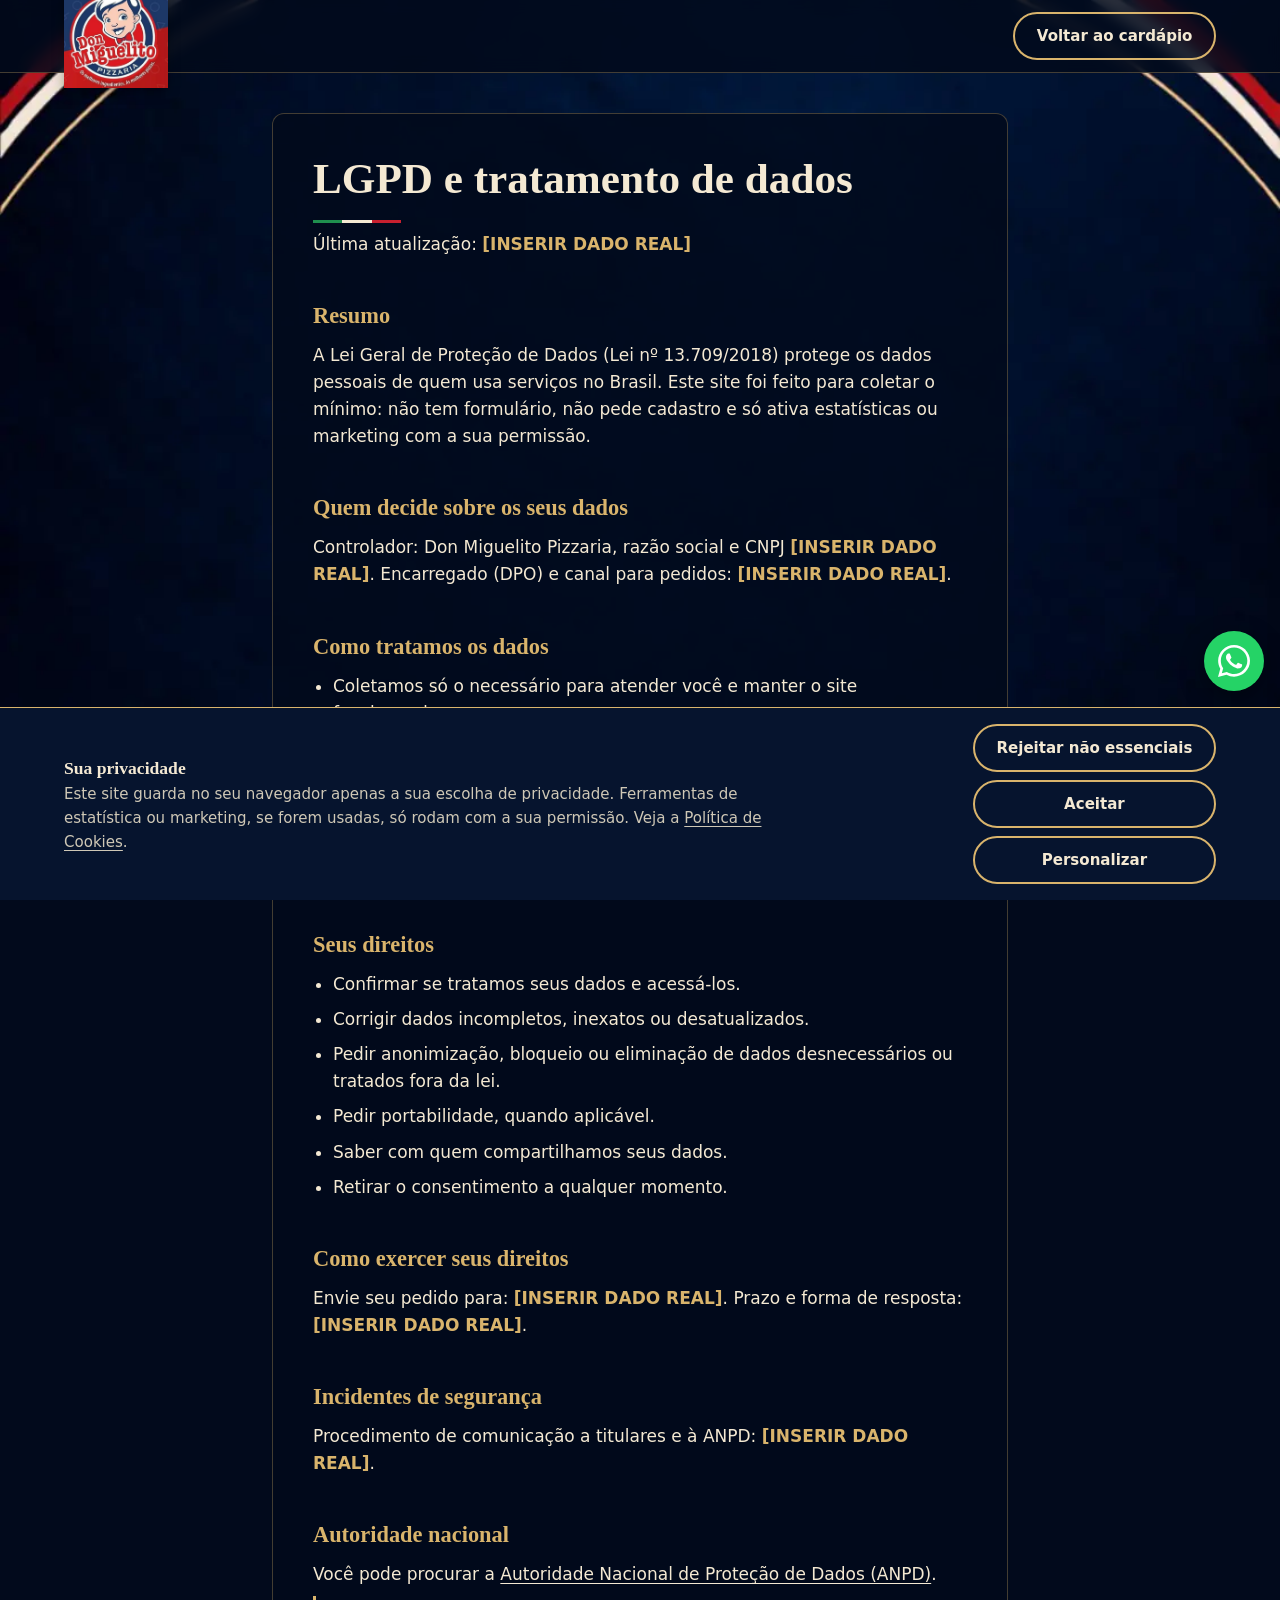
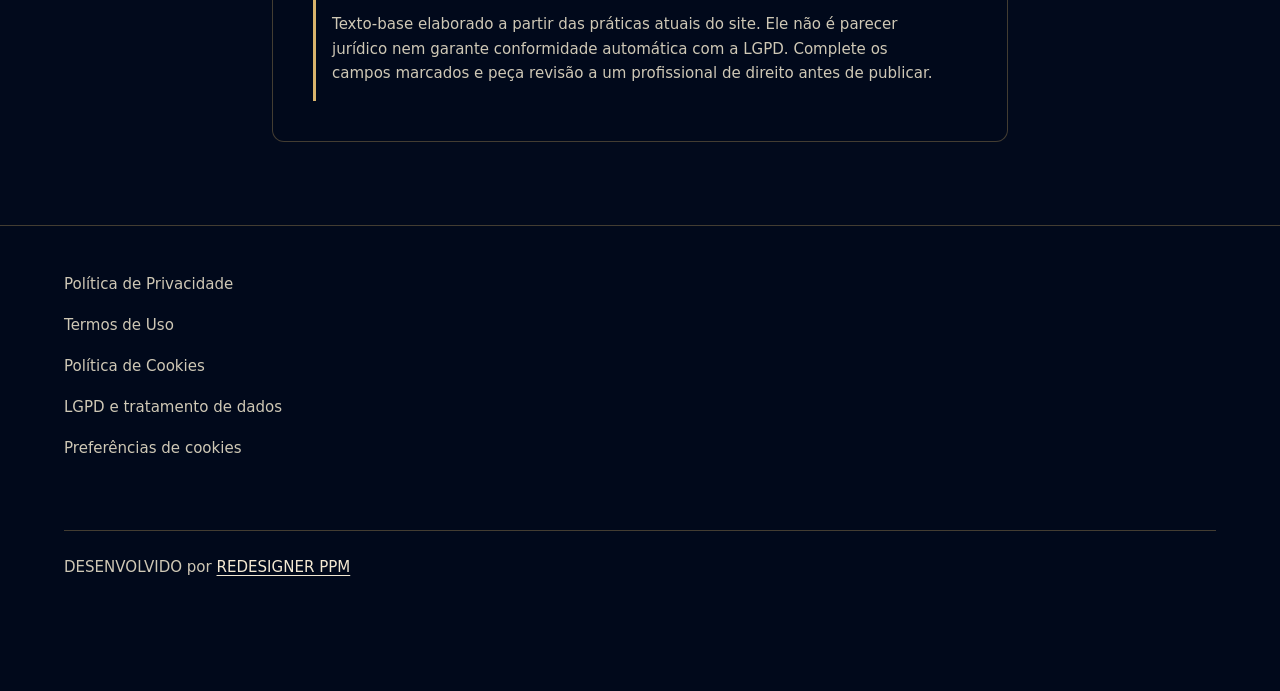
<file: lgpd.html>
<!DOCTYPE html>
<!-- Projeto desenvolvido por REDESIGNER PPM (redesigner.com.br) | Don Miguelito Pizzaria | v1.0.0 -->
<html lang="pt-BR">
<head>
  <meta charset="utf-8">
  <meta name="viewport" content="width=device-width, initial-scale=1, viewport-fit=cover">
  <title>LGPD e tratamento de dados | Don Miguelito Pizzaria</title>
  <meta name="description" content="Informações sobre a LGPD, seus direitos como titular e como a Don Miguelito Pizzaria trata dados pessoais.">
  <meta name="robots" content="index, follow">
  <meta name="theme-color" content="#020a1c">
  <link rel="icon" type="image/png" sizes="32x32" href="favicon-32.png">
  <link rel="apple-touch-icon" href="apple-touch-icon.png">
  <link rel="stylesheet" href="style.css">
  <script src="script.js" defer></script>
</head>
<body>
  <a class="skip" href="#conteudo">Pular para o conteúdo</a>
  <header class="header">
    <div class="wrap header__in">
      <a class="brand" href="index.html" aria-label="Don Miguelito Pizzaria, voltar ao cardápio">
        <img src="logo.jpeg" width="447" height="447" alt="Logo da Don Miguelito Pizzaria">
      </a>
      <a class="btn btn--ghost" href="index.html">Voltar ao cardápio</a>
    </div>
  </header>
  <main id="conteudo">
    <article class="legal">
      <h1>LGPD e tratamento de dados</h1>
      <span class="fio" aria-hidden="true"></span>
      <p>Última atualização: <span class="pendente">[INSERIR DADO REAL]</span></p>

      <h2>Resumo</h2>
      <p>A Lei Geral de Proteção de Dados (Lei nº 13.709/2018) protege os dados pessoais de quem usa serviços no Brasil. Este site foi feito para coletar o mínimo: não tem formulário, não pede cadastro e só ativa estatísticas ou marketing com a sua permissão.</p>

      <h2>Quem decide sobre os seus dados</h2>
      <p>Controlador: Don Miguelito Pizzaria, razão social e CNPJ <span class="pendente">[INSERIR DADO REAL]</span>. Encarregado (DPO) e canal para pedidos: <span class="pendente">[INSERIR DADO REAL]</span>.</p>

      <h2>Como tratamos os dados</h2>
      <ul>
        <li>Coletamos só o necessário para atender você e manter o site funcionando.</li>
        <li>Explicamos a finalidade de cada uso na <a href="politica-de-privacidade.html">Política de Privacidade</a>.</li>
        <li>Pedimos consentimento para cookies não essenciais e respeitamos a recusa.</li>
        <li>Conversas por WhatsApp também são tratadas pelo WhatsApp, com política própria.</li>
      </ul>

      <h2>Seus direitos</h2>
      <ul>
        <li>Confirmar se tratamos seus dados e acessá-los.</li>
        <li>Corrigir dados incompletos, inexatos ou desatualizados.</li>
        <li>Pedir anonimização, bloqueio ou eliminação de dados desnecessários ou tratados fora da lei.</li>
        <li>Pedir portabilidade, quando aplicável.</li>
        <li>Saber com quem compartilhamos seus dados.</li>
        <li>Retirar o consentimento a qualquer momento.</li>
      </ul>

      <h2>Como exercer seus direitos</h2>
      <p>Envie seu pedido para: <span class="pendente">[INSERIR DADO REAL]</span>. Prazo e forma de resposta: <span class="pendente">[INSERIR DADO REAL]</span>.</p>

      <h2>Incidentes de segurança</h2>
      <p>Procedimento de comunicação a titulares e à ANPD: <span class="pendente">[INSERIR DADO REAL]</span>.</p>

      <h2>Autoridade nacional</h2>
      <p>Você pode procurar a <a href="https://www.gov.br/anpd" target="_blank" rel="noopener noreferrer">Autoridade Nacional de Proteção de Dados (ANPD)</a>.</p>
      <p class="legal__aviso">Texto-base elaborado a partir das práticas atuais do site. Ele não é parecer jurídico nem garante conformidade automática com a LGPD. Complete os campos marcados e peça revisão a um profissional de direito antes de publicar.</p>
    </article>
  </main>
  <footer class="footer">
    <div class="wrap footer__in">
      <nav class="footer__links" aria-label="Informações legais">
        <a href="politica-de-privacidade.html">Política de Privacidade</a>
        <a href="termos-de-uso.html">Termos de Uso</a>
        <a href="politica-de-cookies.html">Política de Cookies</a>
        <a href="lgpd.html">LGPD e tratamento de dados</a>
        <button type="button" data-abrir-cookies>Preferências de cookies</button>
      </nav>
      <p class="footer__credito">DESENVOLVIDO por <a href="https://redesigner.com.br" target="_blank" rel="noopener noreferrer">REDESIGNER PPM</a></p>
    </div>
  </footer>
</body>
</html>
</file>
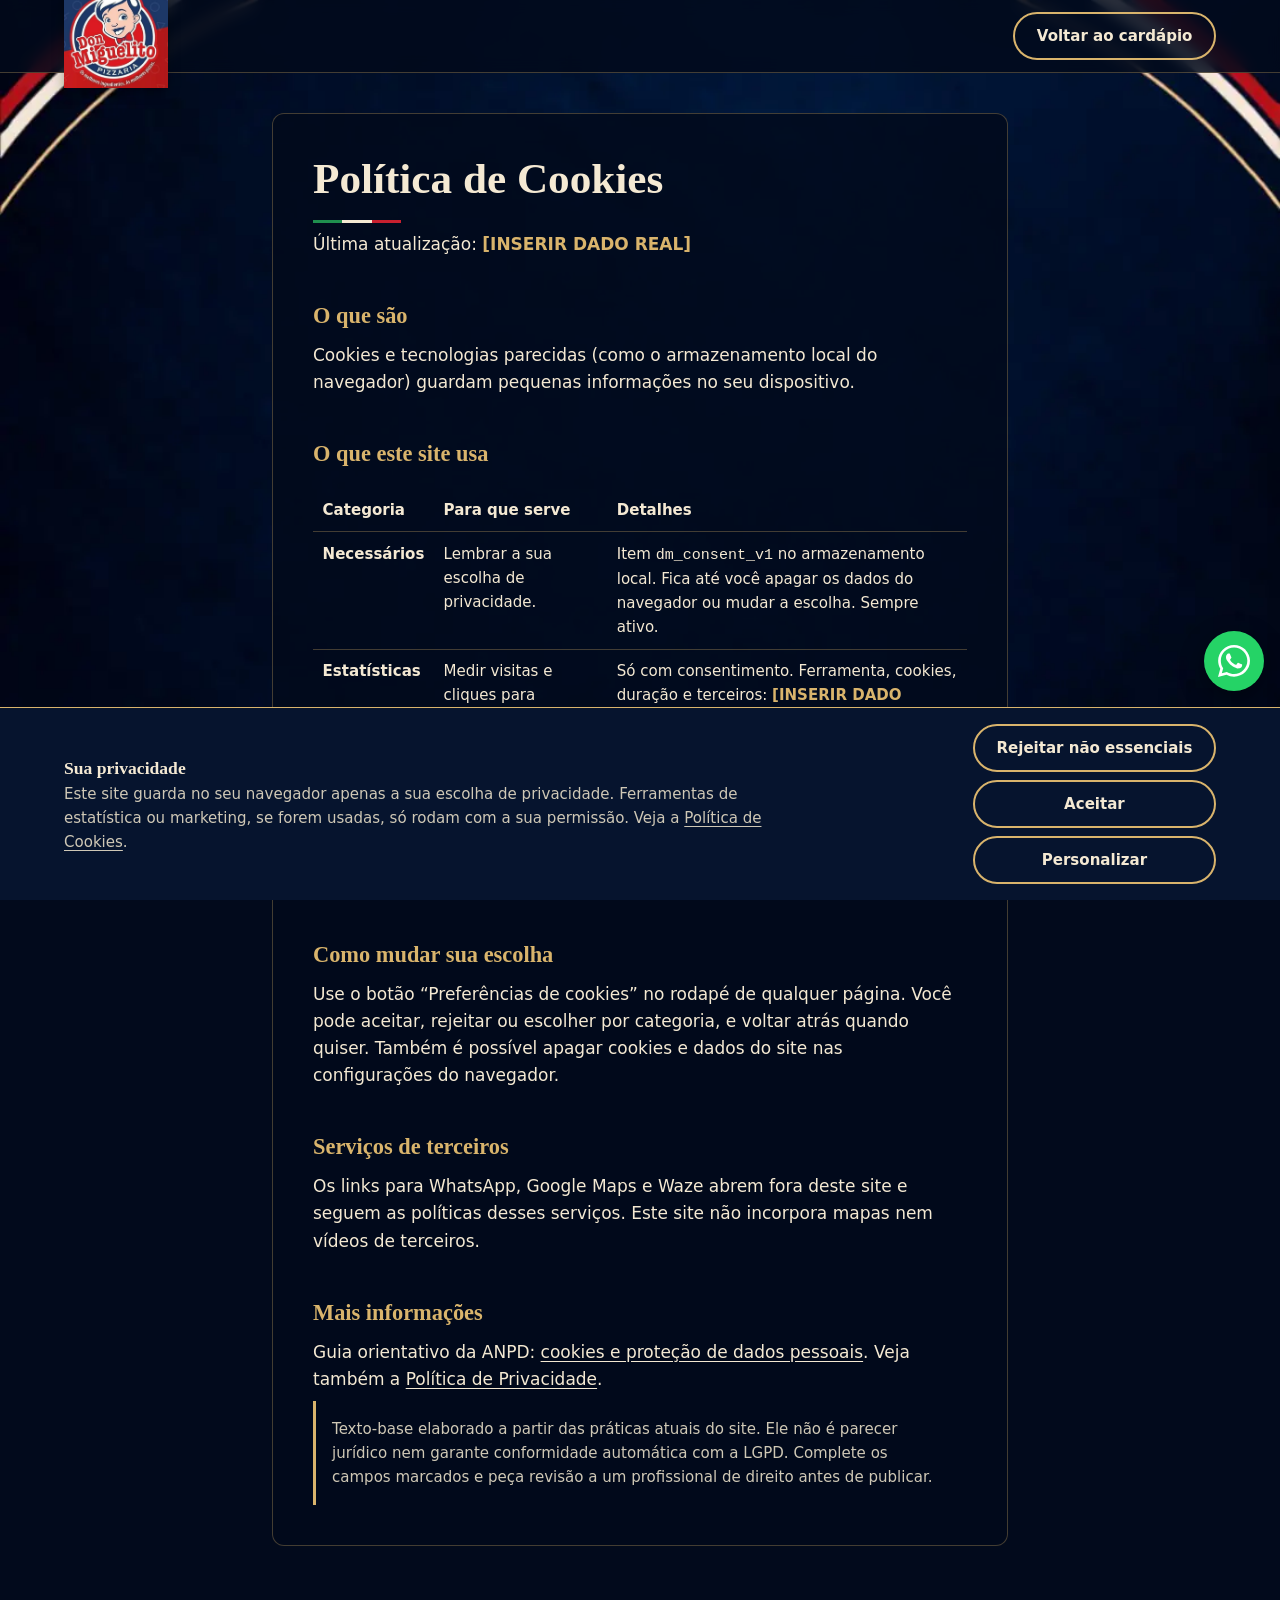
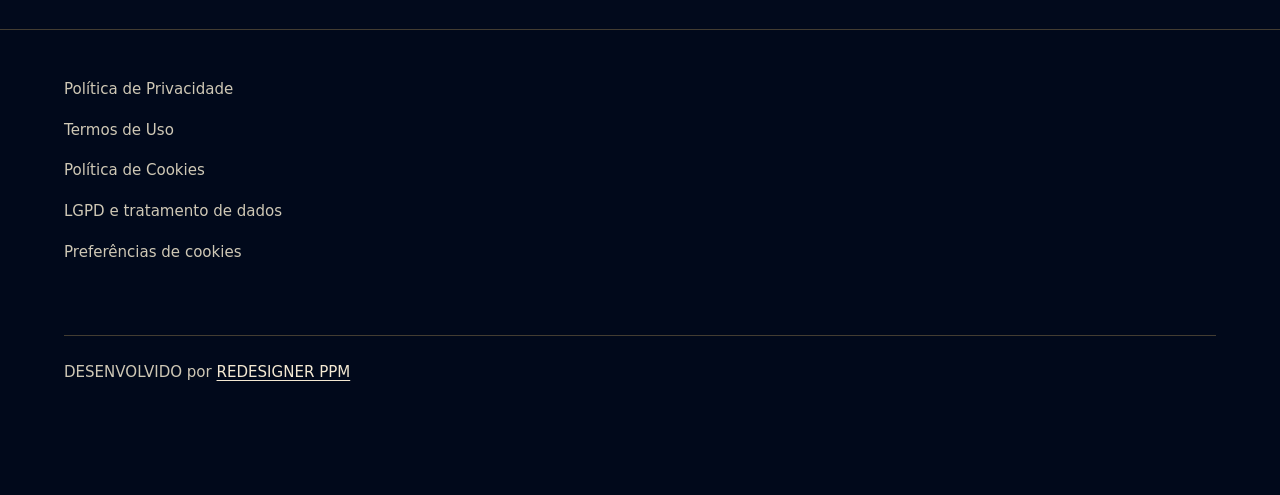
<file: politica-de-cookies.html>
<!DOCTYPE html>
<!-- Projeto desenvolvido por REDESIGNER PPM (redesigner.com.br) | Don Miguelito Pizzaria | v1.0.0 -->
<html lang="pt-BR">
<head>
  <meta charset="utf-8">
  <meta name="viewport" content="width=device-width, initial-scale=1, viewport-fit=cover">
  <title>Política de Cookies | Don Miguelito Pizzaria</title>
  <meta name="description" content="Quais cookies e tecnologias o site da Don Miguelito Pizzaria usa, para que servem e como mudar sua escolha.">
  <meta name="robots" content="index, follow">
  <meta name="theme-color" content="#020a1c">
  <link rel="icon" type="image/png" sizes="32x32" href="favicon-32.png">
  <link rel="apple-touch-icon" href="apple-touch-icon.png">
  <link rel="stylesheet" href="style.css">
  <script src="script.js" defer></script>
</head>
<body>
  <a class="skip" href="#conteudo">Pular para o conteúdo</a>
  <header class="header">
    <div class="wrap header__in">
      <a class="brand" href="index.html" aria-label="Don Miguelito Pizzaria, voltar ao cardápio">
        <img src="logo.jpeg" width="447" height="447" alt="Logo da Don Miguelito Pizzaria">
      </a>
      <a class="btn btn--ghost" href="index.html">Voltar ao cardápio</a>
    </div>
  </header>
  <main id="conteudo">
    <article class="legal">
      <h1>Política de Cookies</h1>
      <span class="fio" aria-hidden="true"></span>
      <p>Última atualização: <span class="pendente">[INSERIR DADO REAL]</span></p>

      <h2>O que são</h2>
      <p>Cookies e tecnologias parecidas (como o armazenamento local do navegador) guardam pequenas informações no seu dispositivo.</p>

      <h2>O que este site usa</h2>
      <div class="tabela">
        <table>
          <thead><tr><th scope="col">Categoria</th><th scope="col">Para que serve</th><th scope="col">Detalhes</th></tr></thead>
          <tbody>
            <tr><th scope="row">Necessários</th><td>Lembrar a sua escolha de privacidade.</td><td>Item <code>dm_consent_v1</code> no armazenamento local. Fica até você apagar os dados do navegador ou mudar a escolha. Sempre ativo.</td></tr>
            <tr><th scope="row">Estatísticas</th><td>Medir visitas e cliques para melhorar o site.</td><td>Só com consentimento. Ferramenta, cookies, duração e terceiros: <span class="pendente">[INSERIR DADO REAL]</span>.</td></tr>
            <tr><th scope="row">Marketing</th><td>Medir anúncios e mostrar ofertas.</td><td>Só com consentimento. Ferramenta, cookies, duração e terceiros: <span class="pendente">[INSERIR DADO REAL]</span>.</td></tr>
          </tbody>
        </table>
      </div>
      <p>Cookies de estatísticas e marketing não são carregados antes da sua permissão.</p>

      <h2>Como mudar sua escolha</h2>
      <p>Use o botão “Preferências de cookies” no rodapé de qualquer página. Você pode aceitar, rejeitar ou escolher por categoria, e voltar atrás quando quiser. Também é possível apagar cookies e dados do site nas configurações do navegador.</p>

      <h2>Serviços de terceiros</h2>
      <p>Os links para WhatsApp, Google Maps e Waze abrem fora deste site e seguem as políticas desses serviços. Este site não incorpora mapas nem vídeos de terceiros.</p>

      <h2>Mais informações</h2>
      <p>Guia orientativo da ANPD: <a href="https://www.gov.br/anpd/pt-br/centrais-de-conteudo/materiais-educativos-e-publicacoes/guia_orientativo_cookies_e_protecao_de_dados_pessoais" target="_blank" rel="noopener noreferrer">cookies e proteção de dados pessoais</a>. Veja também a <a href="politica-de-privacidade.html">Política de Privacidade</a>.</p>
      <p class="legal__aviso">Texto-base elaborado a partir das práticas atuais do site. Ele não é parecer jurídico nem garante conformidade automática com a LGPD. Complete os campos marcados e peça revisão a um profissional de direito antes de publicar.</p>
    </article>
  </main>
  <footer class="footer">
    <div class="wrap footer__in">
      <nav class="footer__links" aria-label="Informações legais">
        <a href="politica-de-privacidade.html">Política de Privacidade</a>
        <a href="termos-de-uso.html">Termos de Uso</a>
        <a href="politica-de-cookies.html">Política de Cookies</a>
        <a href="lgpd.html">LGPD e tratamento de dados</a>
        <button type="button" data-abrir-cookies>Preferências de cookies</button>
      </nav>
      <p class="footer__credito">DESENVOLVIDO por <a href="https://redesigner.com.br" target="_blank" rel="noopener noreferrer">REDESIGNER PPM</a></p>
    </div>
  </footer>
</body>
</html>
</file>
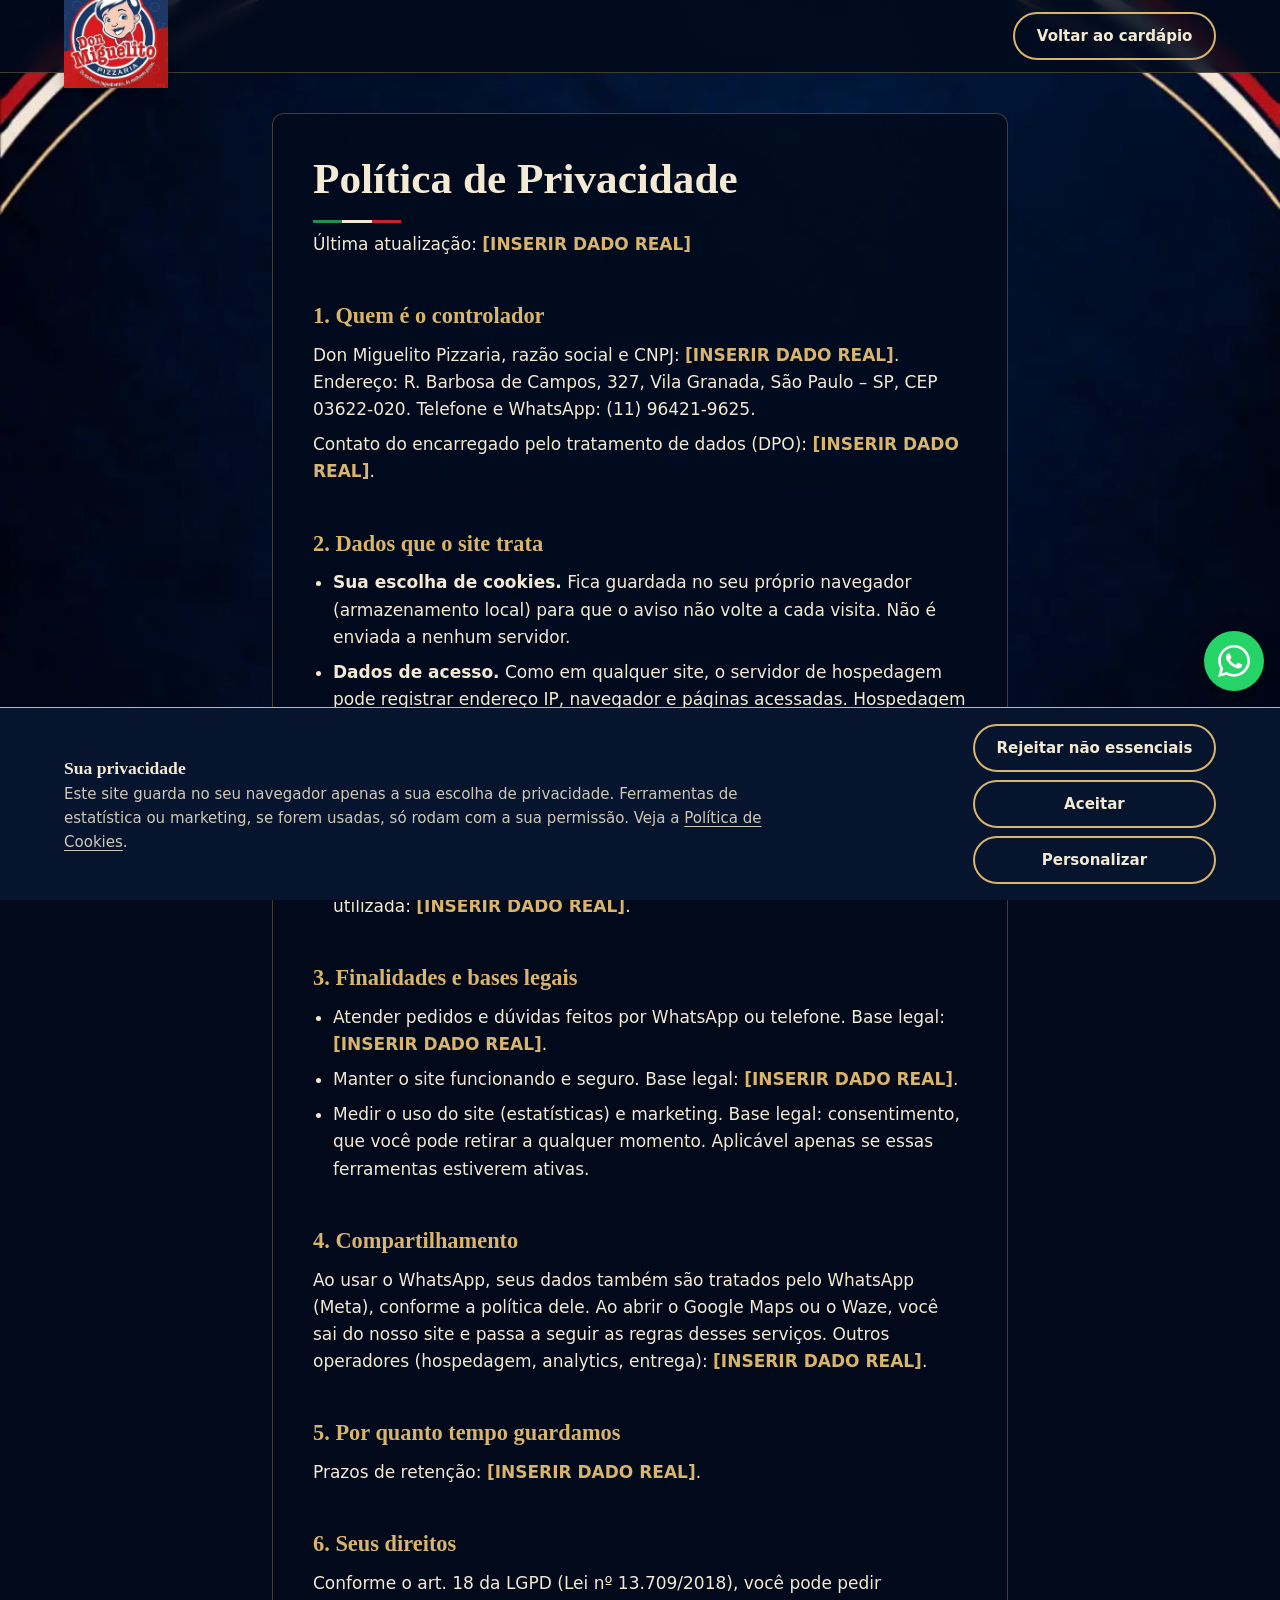
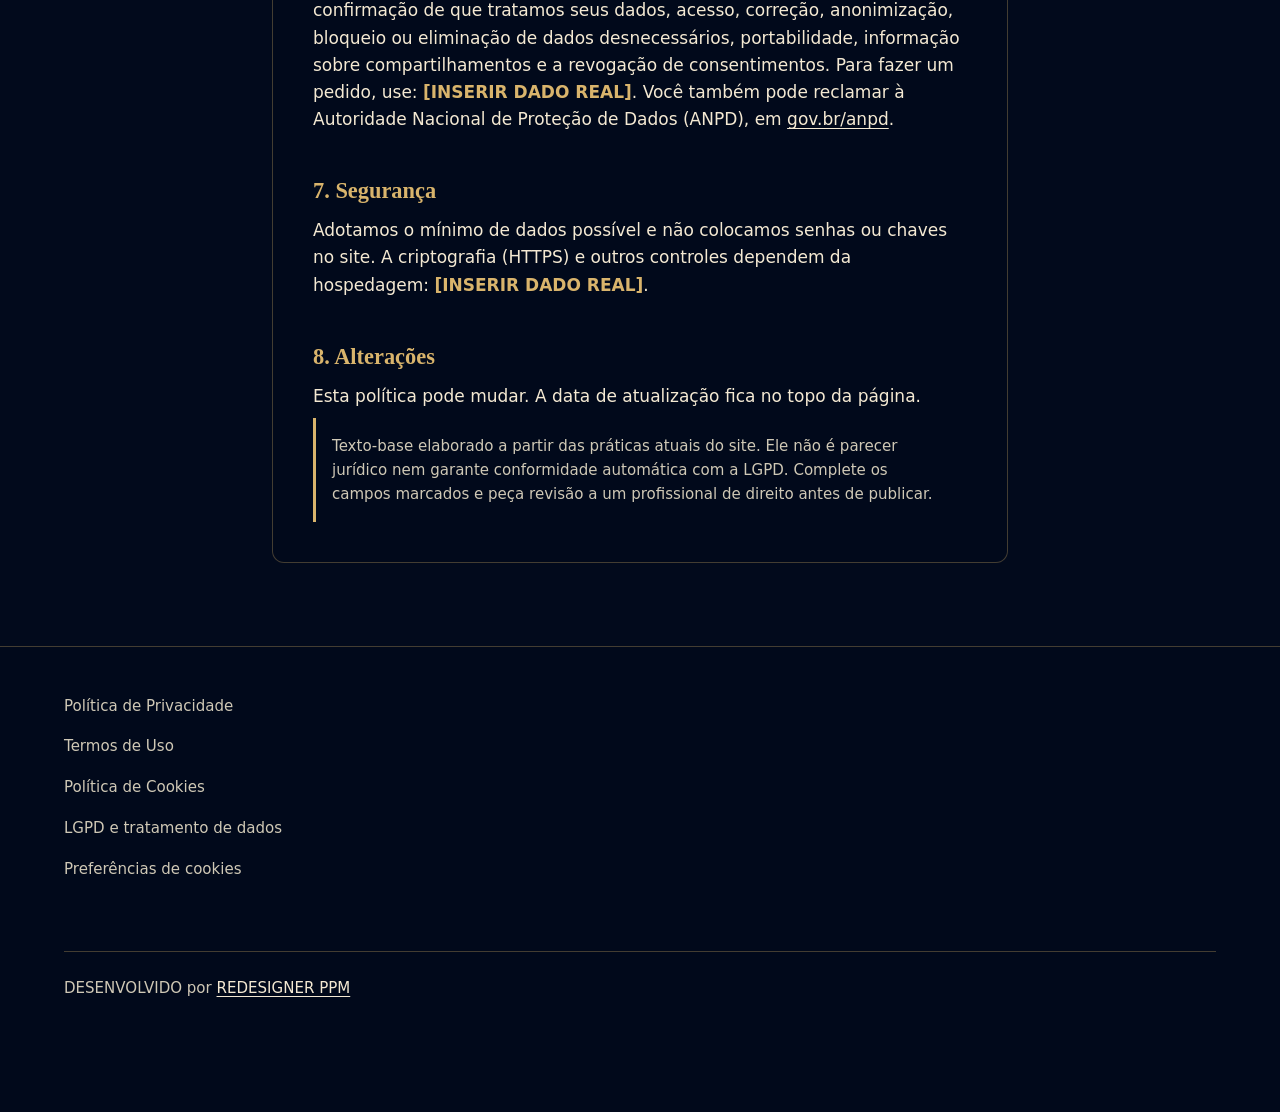
<file: politica-de-privacidade.html>
<!DOCTYPE html>
<!-- Projeto desenvolvido por REDESIGNER PPM (redesigner.com.br) | Don Miguelito Pizzaria | v1.0.0 -->
<html lang="pt-BR">
<head>
  <meta charset="utf-8">
  <meta name="viewport" content="width=device-width, initial-scale=1, viewport-fit=cover">
  <title>Política de Privacidade | Don Miguelito Pizzaria</title>
  <meta name="description" content="Como o site da Don Miguelito Pizzaria trata dados pessoais: o que coletamos, para quê, com quem compartilhamos e como exercer seus direitos.">
  <meta name="robots" content="index, follow">
  <meta name="theme-color" content="#020a1c">
  <link rel="icon" type="image/png" sizes="32x32" href="favicon-32.png">
  <link rel="apple-touch-icon" href="apple-touch-icon.png">
  <link rel="stylesheet" href="style.css">
  <script src="script.js" defer></script>
</head>
<body>
  <a class="skip" href="#conteudo">Pular para o conteúdo</a>
  <header class="header">
    <div class="wrap header__in">
      <a class="brand" href="index.html" aria-label="Don Miguelito Pizzaria, voltar ao cardápio">
        <img src="logo.jpeg" width="447" height="447" alt="Logo da Don Miguelito Pizzaria">
      </a>
      <a class="btn btn--ghost" href="index.html">Voltar ao cardápio</a>
    </div>
  </header>
  <main id="conteudo">
    <article class="legal">
      <h1>Política de Privacidade</h1>
      <span class="fio" aria-hidden="true"></span>
      <p>Última atualização: <span class="pendente">[INSERIR DADO REAL]</span></p>

      <h2>1. Quem é o controlador</h2>
      <p>Don Miguelito Pizzaria, razão social e CNPJ: <span class="pendente">[INSERIR DADO REAL]</span>. Endereço: R. Barbosa de Campos, 327, Vila Granada, São Paulo – SP, CEP 03622-020. Telefone e WhatsApp: (11) 96421-9625.</p>
      <p>Contato do encarregado pelo tratamento de dados (DPO): <span class="pendente">[INSERIR DADO REAL]</span>.</p>

      <h2>2. Dados que o site trata</h2>
      <ul>
        <li><strong>Sua escolha de cookies.</strong> Fica guardada no seu próprio navegador (armazenamento local) para que o aviso não volte a cada visita. Não é enviada a nenhum servidor.</li>
        <li><strong>Dados de acesso.</strong> Como em qualquer site, o servidor de hospedagem pode registrar endereço IP, navegador e páginas acessadas. Hospedagem e prazo de guarda: <span class="pendente">[INSERIR DADO REAL]</span>.</li>
        <li><strong>Contato por WhatsApp ou telefone.</strong> O site não tem formulário nem cadastro. Se você tocar no botão de WhatsApp, a conversa abre no aplicativo, e o número e as mensagens que você enviar são usados pela pizzaria para atender seu pedido ou dúvida.</li>
        <li><strong>Estatísticas e marketing.</strong> Só são ativados se você permitir. Ferramenta utilizada: <span class="pendente">[INSERIR DADO REAL]</span>.</li>
      </ul>

      <h2>3. Finalidades e bases legais</h2>
      <ul>
        <li>Atender pedidos e dúvidas feitos por WhatsApp ou telefone. Base legal: <span class="pendente">[INSERIR DADO REAL]</span>.</li>
        <li>Manter o site funcionando e seguro. Base legal: <span class="pendente">[INSERIR DADO REAL]</span>.</li>
        <li>Medir o uso do site (estatísticas) e marketing. Base legal: consentimento, que você pode retirar a qualquer momento. Aplicável apenas se essas ferramentas estiverem ativas.</li>
      </ul>

      <h2>4. Compartilhamento</h2>
      <p>Ao usar o WhatsApp, seus dados também são tratados pelo WhatsApp (Meta), conforme a política dele. Ao abrir o Google Maps ou o Waze, você sai do nosso site e passa a seguir as regras desses serviços. Outros operadores (hospedagem, analytics, entrega): <span class="pendente">[INSERIR DADO REAL]</span>.</p>

      <h2>5. Por quanto tempo guardamos</h2>
      <p>Prazos de retenção: <span class="pendente">[INSERIR DADO REAL]</span>.</p>

      <h2>6. Seus direitos</h2>
      <p>Conforme o art. 18 da LGPD (Lei nº 13.709/2018), você pode pedir confirmação de que tratamos seus dados, acesso, correção, anonimização, bloqueio ou eliminação de dados desnecessários, portabilidade, informação sobre compartilhamentos e a revogação de consentimentos. Para fazer um pedido, use: <span class="pendente">[INSERIR DADO REAL]</span>. Você também pode reclamar à Autoridade Nacional de Proteção de Dados (ANPD), em <a href="https://www.gov.br/anpd" target="_blank" rel="noopener noreferrer">gov.br/anpd</a>.</p>

      <h2>7. Segurança</h2>
      <p>Adotamos o mínimo de dados possível e não colocamos senhas ou chaves no site. A criptografia (HTTPS) e outros controles dependem da hospedagem: <span class="pendente">[INSERIR DADO REAL]</span>.</p>

      <h2>8. Alterações</h2>
      <p>Esta política pode mudar. A data de atualização fica no topo da página.</p>
      <p class="legal__aviso">Texto-base elaborado a partir das práticas atuais do site. Ele não é parecer jurídico nem garante conformidade automática com a LGPD. Complete os campos marcados e peça revisão a um profissional de direito antes de publicar.</p>
    </article>
  </main>
  <footer class="footer">
    <div class="wrap footer__in">
      <nav class="footer__links" aria-label="Informações legais">
        <a href="politica-de-privacidade.html">Política de Privacidade</a>
        <a href="termos-de-uso.html">Termos de Uso</a>
        <a href="politica-de-cookies.html">Política de Cookies</a>
        <a href="lgpd.html">LGPD e tratamento de dados</a>
        <button type="button" data-abrir-cookies>Preferências de cookies</button>
      </nav>
      <p class="footer__credito">DESENVOLVIDO por <a href="https://redesigner.com.br" target="_blank" rel="noopener noreferrer">REDESIGNER PPM</a></p>
    </div>
  </footer>
</body>
</html>
</file>
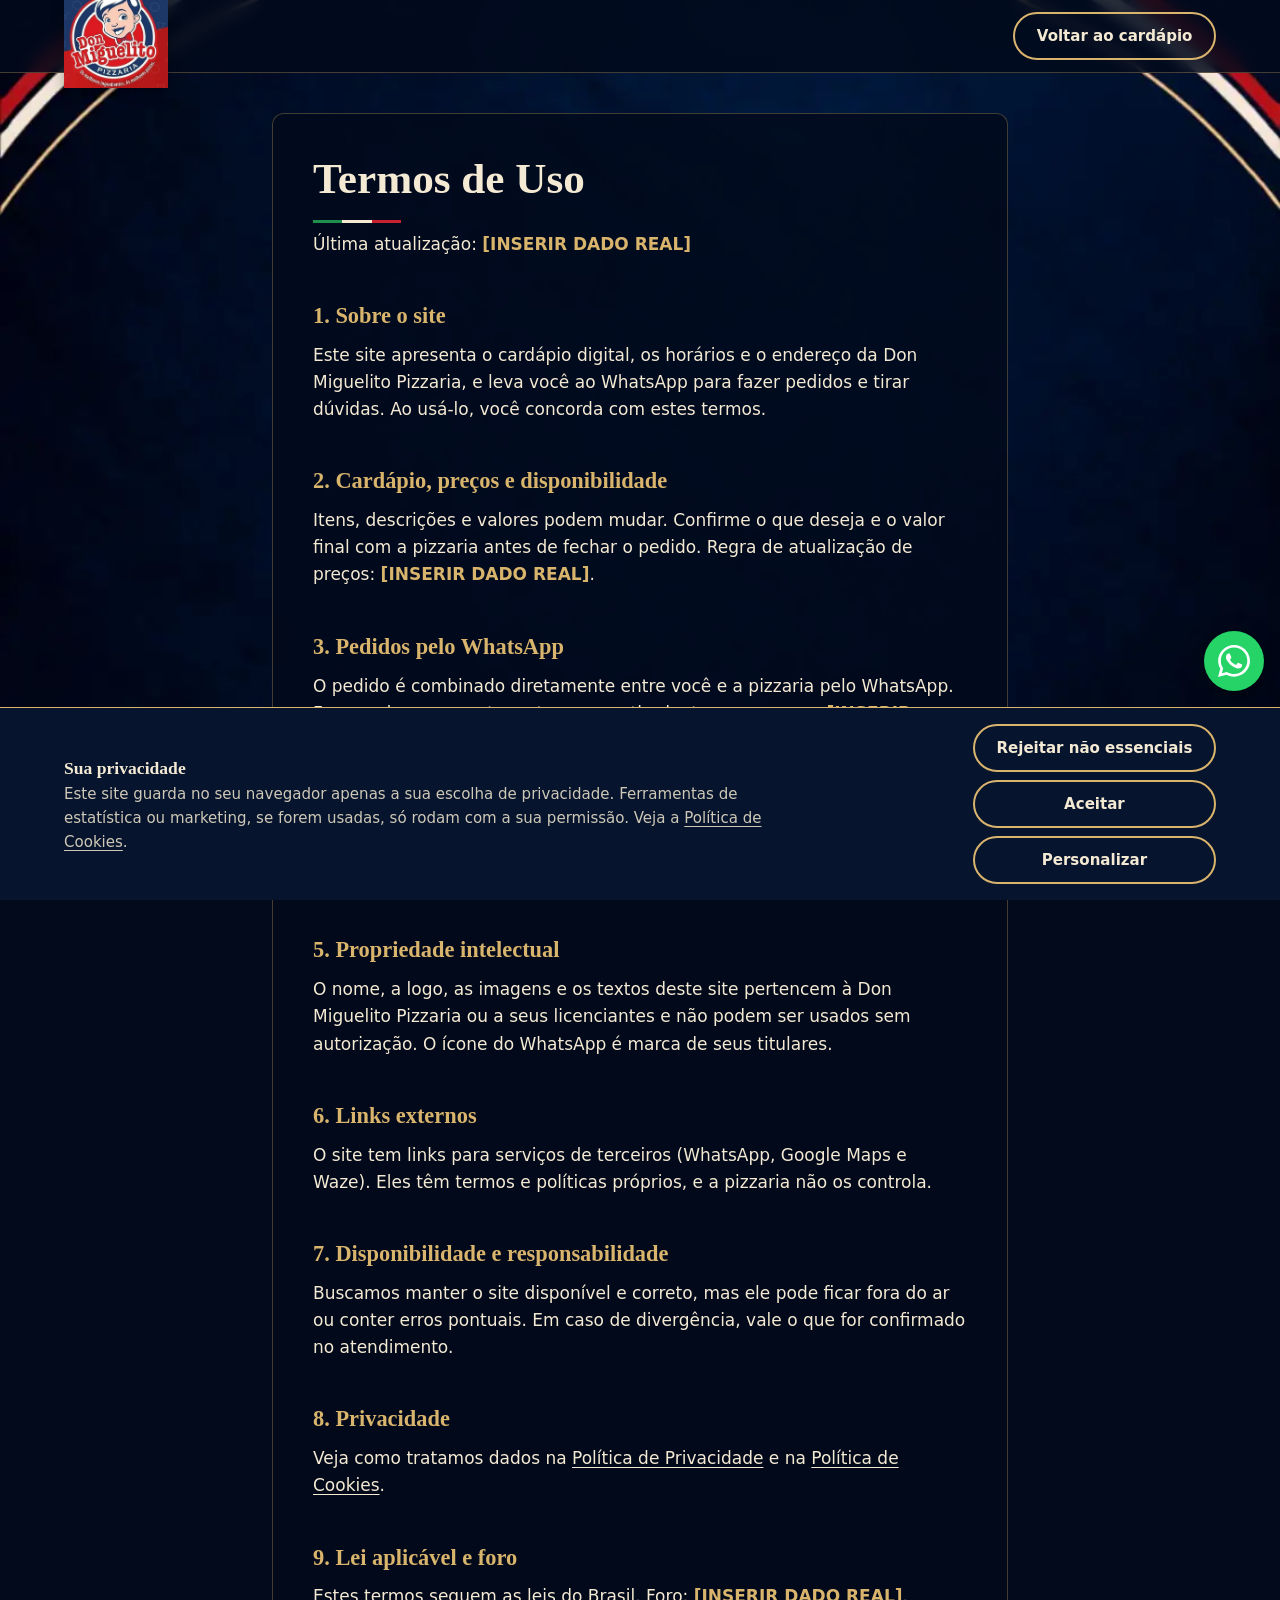
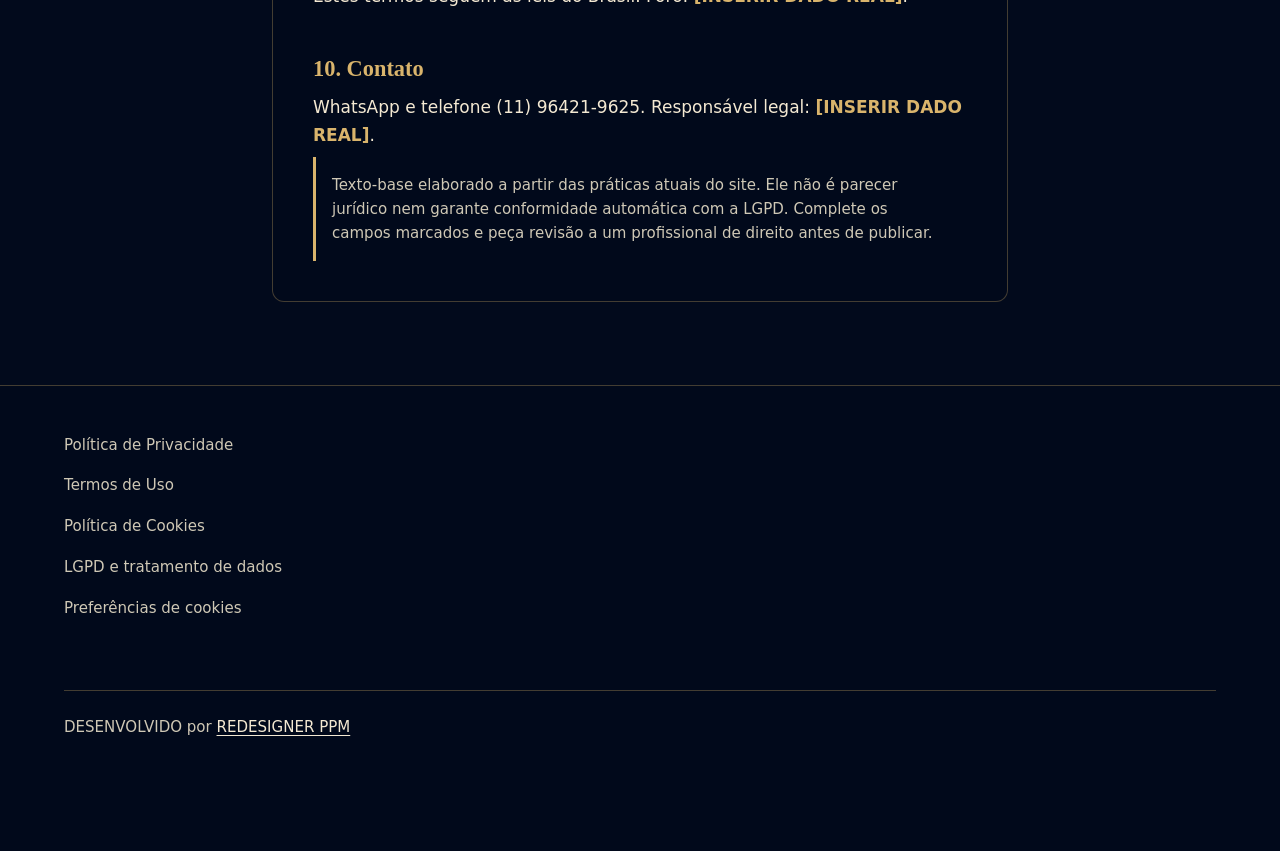
<file: termos-de-uso.html>
<!DOCTYPE html>
<!-- Projeto desenvolvido por REDESIGNER PPM (redesigner.com.br) | Don Miguelito Pizzaria | v1.0.0 -->
<html lang="pt-BR">
<head>
  <meta charset="utf-8">
  <meta name="viewport" content="width=device-width, initial-scale=1, viewport-fit=cover">
  <title>Termos de Uso | Don Miguelito Pizzaria</title>
  <meta name="description" content="Termos de uso do site e cardápio digital da Don Miguelito Pizzaria.">
  <meta name="robots" content="index, follow">
  <meta name="theme-color" content="#020a1c">
  <link rel="icon" type="image/png" sizes="32x32" href="favicon-32.png">
  <link rel="apple-touch-icon" href="apple-touch-icon.png">
  <link rel="stylesheet" href="style.css">
  <script src="script.js" defer></script>
</head>
<body>
  <a class="skip" href="#conteudo">Pular para o conteúdo</a>
  <header class="header">
    <div class="wrap header__in">
      <a class="brand" href="index.html" aria-label="Don Miguelito Pizzaria, voltar ao cardápio">
        <img src="logo.jpeg" width="447" height="447" alt="Logo da Don Miguelito Pizzaria">
      </a>
      <a class="btn btn--ghost" href="index.html">Voltar ao cardápio</a>
    </div>
  </header>
  <main id="conteudo">
    <article class="legal">
      <h1>Termos de Uso</h1>
      <span class="fio" aria-hidden="true"></span>
      <p>Última atualização: <span class="pendente">[INSERIR DADO REAL]</span></p>

      <h2>1. Sobre o site</h2>
      <p>Este site apresenta o cardápio digital, os horários e o endereço da Don Miguelito Pizzaria, e leva você ao WhatsApp para fazer pedidos e tirar dúvidas. Ao usá-lo, você concorda com estes termos.</p>

      <h2>2. Cardápio, preços e disponibilidade</h2>
      <p>Itens, descrições e valores podem mudar. Confirme o que deseja e o valor final com a pizzaria antes de fechar o pedido. Regra de atualização de preços: <span class="pendente">[INSERIR DADO REAL]</span>.</p>

      <h2>3. Pedidos pelo WhatsApp</h2>
      <p>O pedido é combinado diretamente entre você e a pizzaria pelo WhatsApp. Formas de pagamento, entrega ou retirada, taxas e prazos: <span class="pendente">[INSERIR DADO REAL]</span>.</p>

      <h2>4. Bebidas alcoólicas</h2>
      <p>A venda e o consumo de bebidas alcoólicas são proibidos para menores de 18 anos. Beba com moderação.</p>

      <h2>5. Propriedade intelectual</h2>
      <p>O nome, a logo, as imagens e os textos deste site pertencem à Don Miguelito Pizzaria ou a seus licenciantes e não podem ser usados sem autorização. O ícone do WhatsApp é marca de seus titulares.</p>

      <h2>6. Links externos</h2>
      <p>O site tem links para serviços de terceiros (WhatsApp, Google Maps e Waze). Eles têm termos e políticas próprios, e a pizzaria não os controla.</p>

      <h2>7. Disponibilidade e responsabilidade</h2>
      <p>Buscamos manter o site disponível e correto, mas ele pode ficar fora do ar ou conter erros pontuais. Em caso de divergência, vale o que for confirmado no atendimento.</p>

      <h2>8. Privacidade</h2>
      <p>Veja como tratamos dados na <a href="politica-de-privacidade.html">Política de Privacidade</a> e na <a href="politica-de-cookies.html">Política de Cookies</a>.</p>

      <h2>9. Lei aplicável e foro</h2>
      <p>Estes termos seguem as leis do Brasil. Foro: <span class="pendente">[INSERIR DADO REAL]</span>.</p>

      <h2>10. Contato</h2>
      <p>WhatsApp e telefone (11) 96421-9625. Responsável legal: <span class="pendente">[INSERIR DADO REAL]</span>.</p>
      <p class="legal__aviso">Texto-base elaborado a partir das práticas atuais do site. Ele não é parecer jurídico nem garante conformidade automática com a LGPD. Complete os campos marcados e peça revisão a um profissional de direito antes de publicar.</p>
    </article>
  </main>
  <footer class="footer">
    <div class="wrap footer__in">
      <nav class="footer__links" aria-label="Informações legais">
        <a href="politica-de-privacidade.html">Política de Privacidade</a>
        <a href="termos-de-uso.html">Termos de Uso</a>
        <a href="politica-de-cookies.html">Política de Cookies</a>
        <a href="lgpd.html">LGPD e tratamento de dados</a>
        <button type="button" data-abrir-cookies>Preferências de cookies</button>
      </nav>
      <p class="footer__credito">DESENVOLVIDO por <a href="https://redesigner.com.br" target="_blank" rel="noopener noreferrer">REDESIGNER PPM</a></p>
    </div>
  </footer>
</body>
</html>
</file>
<file: style.css>
/* Don Miguelito Pizzaria — cardápio digital | Desenvolvido por REDESIGNER PPM | v1.0.0 */

/* 0. Tela de carregamento (real) ----------------------------------------- */
.loader {
  position: fixed; inset: 0; z-index: 9000;
  display: grid; place-items: center;
  background: var(--navy-950);
  transition: opacity .45s ease, visibility .45s;
}
.loader.is-done {
  opacity: 0;
  visibility: hidden;
  pointer-events: none;
}
.loader__in {
  display: grid; justify-items: center; gap: var(--space-4);
  padding: var(--space-4); text-align: center; max-width: 22rem;
}

@keyframes loader-in {
  from { opacity: 0; translate: 0 8px; }
  to   { opacity: 1; translate: 0 0;   }
}
@keyframes loader-pulse {
  0%, 100% { scale: 1;    }
  50%      { scale: 1.03; }
}

.loader__logo {
  width: min(60vw, 14rem);
  height: auto;
  filter: drop-shadow(0 8px 24px rgba(0, 0, 0, .6));
  animation:
    loader-in    .6s cubic-bezier(.22, 1, .36, 1) both,
    loader-pulse 2s  ease-in-out .8s infinite;
}
.loader__slogan {
  font-family: var(--font-serif);
  font-size: 1.05rem;
  color: var(--cream);
  letter-spacing: .01em;
  line-height: 1.5;
  text-wrap: balance;
  animation: loader-in .6s cubic-bezier(.22, 1, .36, 1) .25s both;
}
.loader__bar {
  width: 12rem; height: 4px; border-radius: 2px;
  background: rgba(217, 180, 108, .18);
  overflow: hidden;
  animation: loader-in .6s cubic-bezier(.22, 1, .36, 1) .5s both;
}
.loader__bar span {
  display: block; height: 100%; width: 0%;
  background: linear-gradient(90deg, var(--green), var(--gold), var(--red));
  transition: width .2s linear;
}

@media (prefers-reduced-motion: reduce) {
  .loader__logo,
  .loader__slogan,
  .loader__bar { animation: none; }
  .loader__bar span { transition: none; }
}

/* 1. Variáveis ------------------------------------------------------------ */
:root {
  --navy-950: #020a1c;
  --navy-900: #06142e;
  --navy-700: #0b2149;
  --cream: #f4e9d3;
  --cream-dim: #cfc8b6;
  --gold: #d9b46c;
  --red: #c8202f;
  --red-dark: #a21823;
  --green: #1f8f4e;
  --wa: #25d366;
  --line: rgba(217, 180, 108, .3);
  --panel: rgba(2, 10, 28, .82);

  --font-serif: "Iowan Old Style", "Palatino Linotype", Palatino, "Book Antiqua", Georgia, serif;
  --font-sans: system-ui, -apple-system, "Segoe UI", Roboto, "Helvetica Neue", Arial, sans-serif;

  --text-sm: clamp(.85rem, .82rem + .15vw, .94rem);
  --text-base: clamp(1rem, .96rem + .2vw, 1.0625rem);
  --text-h1: clamp(2.05rem, 1.25rem + 3.6vw, 3.9rem);
  --text-h2: clamp(1.7rem, 1.25rem + 2vw, 2.7rem);
  --text-h3: clamp(1.15rem, 1.05rem + .5vw, 1.4rem);

  --space-1: .25rem;
  --space-2: .5rem;
  --space-3: 1rem;
  --space-4: 1.5rem;
  --space-5: 2.5rem;
  --space-6: clamp(3rem, 2rem + 4vw, 5.5rem);

  --radius: .75rem;
  --wrap: 72rem;
  --header-h: 4rem;
  --chips-h: 3.5rem;
  --banner-h: 0px;
}

/* 2. Reset e base --------------------------------------------------------- */
*, *::before, *::after { box-sizing: border-box; }
html {
  -webkit-text-size-adjust: 100%;
  background: var(--navy-950);
  scroll-behavior: smooth;
  scroll-padding-top: calc(var(--header-h) + var(--chips-h) + 1rem);
}
body {
  margin: 0;
  min-height: 100svh;
  color: var(--cream);
  font: var(--text-base) / 1.6 var(--font-sans);
  text-rendering: optimizeLegibility;
}
body::before {
  content: "";
  position: fixed;
  inset: 0;
  z-index: -1;
  background-color: var(--navy-950);
  background-image: url("fundo.jpg");
  background-image: image-set(url("fundo.webp") type("image/webp"), url("fundo.jpg") type("image/jpeg"));
  background-position: center top;
  background-repeat: no-repeat;
  background-size: cover;
}
img, svg { display: block; max-width: 100%; }
h1, h2, h3, h4, p, ul, dl, dd { margin: 0; }
ul { padding: 0; list-style: none; }
a { color: inherit; }
button, input { font: inherit; color: inherit; }
button { cursor: pointer; }
[hidden] { display: none !important; }

:focus-visible {
  outline: 3px solid var(--gold);
  outline-offset: 3px;
  border-radius: 4px;
}
.sr-only {
  position: absolute; width: 1px; height: 1px; margin: -1px; padding: 0;
  overflow: hidden; clip-path: inset(50%); white-space: nowrap; border: 0;
}
.skip {
  position: fixed; left: var(--space-3); top: -4rem; z-index: 200;
  padding: .75rem 1rem; background: var(--cream); color: var(--navy-950);
  border-radius: var(--radius); font-weight: 600; text-decoration: none;
}
.skip:focus { top: var(--space-3); }

/* 3. Layout --------------------------------------------------------------- */
.wrap { width: min(100% - 2rem, var(--wrap)); margin-inline: auto; }
.secao { padding-block: var(--space-6); }

.fio {
  display: block; width: 5.5rem; height: 3px; margin-top: var(--space-3); border: 0;
  background: linear-gradient(90deg, var(--green) 0 33.3%, var(--cream) 33.3% 66.6%, var(--red) 66.6% 100%);
}
.titulo {
  font-family: var(--font-serif);
  font-size: var(--text-h2);
  font-weight: 700;
  line-height: 1.12;
  letter-spacing: .01em;
  text-wrap: balance;
}

/* 4. Botões --------------------------------------------------------------- */
.btn {
  display: inline-flex; align-items: center; justify-content: center; gap: .6rem;
  min-height: 3rem; padding: .7rem 1.35rem;
  border: 2px solid transparent; border-radius: 999px;
  font-weight: 600; font-size: var(--text-sm); line-height: 1.2; text-decoration: none; text-align: center;
  transition: background-color .2s, border-color .2s, transform .2s;
}
.btn svg { width: 1.3rem; height: 1.3rem; flex: none; }
.btn--wa { background: var(--wa); color: #fff; }
.btn--wa:hover { background: #1ebd5b; }
.btn--ghost { border-color: var(--gold); color: var(--cream); background: transparent; }
.btn--ghost:hover { background: rgba(217, 180, 108, .16); }
.btn:active { transform: translateY(1px); }
.btn:disabled { opacity: .55; cursor: not-allowed; }

/* 5. Cabeçalho ------------------------------------------------------------ */
.header {
  position: sticky; top: 0; z-index: 60;
  background: var(--panel); border-bottom: 1px solid var(--line);
  padding-top: env(safe-area-inset-top, 0px);
  overflow: visible;
}
@supports (backdrop-filter: blur(6px)) {
  .header { backdrop-filter: blur(8px); }
}
.header__in { display: flex; align-items: center; gap: var(--space-3); min-height: var(--header-h); }

.brand { display: flex; align-items: center; margin-right: auto; height: 100%; position: relative; z-index: 65; }
.brand img {
  height: calc(var(--header-h) + 1.5rem);
  width: auto; max-width: none;
  margin-block: -0.75rem;
  filter: drop-shadow(0 4px 6px rgba(0,0,0,0.3));
}

.nav-toggle {
  display: inline-flex; align-items: center; justify-content: center;
  width: 2.75rem; height: 2.75rem; padding: 0;
  background: transparent; border: 1px solid var(--line); border-radius: var(--radius);
}
.nav-toggle span, .nav-toggle span::before, .nav-toggle span::after {
  display: block; width: 1.25rem; height: 2px; background: var(--cream); border-radius: 2px; content: "";
  transition: transform .2s, background-color .2s;
}
.nav-toggle span { position: relative; }
.nav-toggle span::before { position: absolute; top: -6px; }
.nav-toggle span::after { position: absolute; top: 6px; }
.nav-toggle[aria-expanded="true"] span { background: transparent; }
.nav-toggle[aria-expanded="true"] span::before { transform: translateY(6px) rotate(45deg); }
.nav-toggle[aria-expanded="true"] span::after { transform: translateY(-6px) rotate(-45deg); }

.nav {
  position: absolute; left: 0; right: 0; top: 100%;
  display: none; flex-direction: column; gap: var(--space-1);
  padding: var(--space-3) 1rem var(--space-4);
  background: var(--navy-950); border-bottom: 1px solid var(--line);
}
.nav.is-open { display: flex; }
.nav a:not(.btn) { padding: .85rem .5rem; text-decoration: none; font-family: var(--font-serif); font-size: 1.15rem; border-radius: 6px; }
.nav a:not(.btn):hover { color: var(--gold); }
.nav .btn { margin-top: var(--space-2); }

.status {
  display: inline-flex; align-items: center; gap: .5rem;
  font-size: var(--text-sm); color: var(--cream-dim);
}
.status::before { content: ""; width: .6rem; height: .6rem; border-radius: 50%; background: var(--cream-dim); }
.status[data-estado="aberto"] { color: var(--cream); }
.status[data-estado="aberto"]::before { background: #3fd07b; box-shadow: 0 0 0 3px rgba(63, 208, 123, .22); }
.status[data-estado="fechado"]::before { background: var(--red); }

/* 6. Hero ----------------------------------------------------------------- */
.hero { padding-block: var(--space-5) var(--space-6); }
.hero__in { display: grid; gap: var(--space-5); align-items: center; }
.hero__txt { display: grid; gap: var(--space-4); justify-items: start; }
.hero h1 {
  font-family: var(--font-serif); font-size: var(--text-h1); font-weight: 700;
  line-height: 1.06; letter-spacing: .005em; max-width: 16ch; text-wrap: balance;
}
.hero__lead { max-width: 34rem; color: var(--cream-dim); font-size: 1.05em; }
.hero__acoes { display: flex; flex-wrap: wrap; gap: var(--space-3); }
.hero__media { justify-self: center; width: min(100%, 22rem); }
.hero__media img {
  width: 100%; height: auto; aspect-ratio: 2 / 3; object-fit: cover;
  border: 2px solid var(--gold); border-radius: 999px 999px var(--radius) var(--radius);
  box-shadow: 0 1.5rem 3rem rgba(0, 0, 0, .5);
}

/* 6.5. Animação lateral de entrada do hero -------------------------------- */
@media (prefers-reduced-motion: no-preference) {
  html:not(.hero-visivel) .hero__txt {
    opacity: 0;
    transform: translateX(-40px);
  }
  html:not(.hero-visivel) .hero__media {
    opacity: 0;
    transform: translateX(40px);
  }

  .hero__txt,
  .hero__media {
    transition:
      opacity   .4s cubic-bezier(.22, 1, .36, 1),
      transform .4s cubic-bezier(.22, 1, .36, 1);
  }

  html.hero-visivel .hero__media {
    transition-delay: .06s;
  }

  @media (min-width: 56rem) {
    html:not(.hero-visivel) .hero__txt {
      transform: translateX(-64px);
    }
    html:not(.hero-visivel) .hero__media {
      transform: translateX(64px);
    }
    .hero__txt,
    .hero__media {
      transition-duration: .65s;
    }
    html.hero-visivel .hero__media {
      transition-delay: .1s;
    }
  }

  html:not(.hero-visivel) .hero {
    overflow-x: hidden;
    overflow-x: clip;
  }
}

/* 6.6. Prato animado do hero (pizza.png recortada em camadas) --------------- */
.hero__media .prato {
  position: relative;
  aspect-ratio: 1696 / 2528;
  overflow: hidden;
}
.hero__media .prato img {
  position: absolute;
  left: var(--l); top: var(--t);
  width: var(--w); height: auto;
  aspect-ratio: auto; object-fit: contain;
  border: 0; border-radius: 0; box-shadow: none;
  pointer-events: none; user-select: none;
}
.hero__media .prato .prato__pizza { transform-origin: var(--ox) var(--oy); }

@media (prefers-reduced-motion: no-preference) {
  html.hero-visivel .prato__pizza {
    animation:
      prato-girar  1.9s cubic-bezier(.22, 1, .36, 1) backwards,
      prato-surgir .4s linear backwards;
  }
  html.hero-visivel .prato img:not(.prato__pizza) {
    will-change: transform, opacity;
    animation:
      prato-jogar  .95s cubic-bezier(.34, 1.56, .64, 1) var(--d) backwards,
      prato-surgir .2s linear var(--d) backwards;
  }
  @keyframes prato-jogar {
    from { transform: translate(var(--fx), var(--fy)) rotate(var(--rot)) scale(1.3); }
  }
  @keyframes prato-girar {
    from { transform: rotate(-330deg) scale(.55); }
  }
  @keyframes prato-surgir {
    from { opacity: 0; }
  }
}

/* 6.7. Hover no prato do hero (só desktop com mouse) ------------------------- */
@media (hover: hover) and (pointer: fine) and (prefers-reduced-motion: no-preference) {
  .hero__media .prato img {
    pointer-events: auto;
    transition: transform .5s cubic-bezier(.34, 1.56, .64, 1);
  }
  .hero__media .prato img:not(.prato__pizza):hover {
    transform: translateY(-4%) rotate(7deg) scale(1.08);
  }
  .hero__media .prato img:not(.prato__pizza):nth-child(even):hover {
    transform: translateY(-4%) rotate(-7deg) scale(1.08);
  }
  .hero__media .prato .prato__pizza {
    clip-path: polygon(95.6% 35.2%, 99.5% 74%, 99% 75.2%, 95.7% 79.5%, 91.8% 84.1%, 87.1% 89%, 78.9% 94.7%, 69.8% 98%, 64% 99.5%, 30.5% 86%, 24.4% 82.7%, 13.7% 75.9%, 12.2% 74.2%, 3.7% 59%, 0.5% 46.8%, 3% 32.8%, 9.3% 21.1%, 16.9% 13.8%, 24.7% 8.1%, 29.4% 5.4%, 32.8% 3.8%, 38.5% 2%, 47.5% 0.4%, 57% 1%, 69.3% 5.5%, 80.5% 10.7%, 82.4% 12.5%, 92% 26.9%);
    transition-duration: .7s;
  }
  .hero__media .prato .prato__pizza:hover {
    transform: rotate(9deg) scale(1.03);
  }
}

/* 6.8. Página 404 --------------------------------------------------------- */
/*
 * Layout inspirado no "ERROR 404" clássico:
 *   • "ERROR" em cima, em serif gigante translúcida;
 *   • "404" ainda maior, atrás, com a pizza na frente;
 *   • pizza.webp (mesma do cardápio, com fatia puxada) flutua suavemente;
 *   • mensagem e atalhos centralizados abaixo.
 *
 * A entrada respeita a classe .hero-visivel (a mesma do hero do index) para
 * que o texto deslize e o bloco da pizza apareça em paralelo — sem FOUC.
 */

.hero--404 {
  min-height: calc(100svh - var(--header-h));
  display: grid;
  align-items: center;
  padding-block: var(--space-5);
}

.hero__in--404 {
  justify-items: center;
  text-align: center;
  max-width: 48rem;
  margin-inline: auto;
  gap: var(--space-5);
}

.erro404 {
  position: relative;
  width: min(90vw, 34rem);
  aspect-ratio: 1;
  margin-bottom: var(--space-2);
  isolation: isolate;
}

.erro404__erro,
.erro404__codigo {
  position: absolute;
  left: 50%;
  font-family: var(--font-serif);
  font-weight: 800;
  color: var(--gold);
  line-height: .85;
  white-space: nowrap;
  pointer-events: none;
  user-select: none;
}

.erro404__erro {
  top: 4%;
  transform: translateX(-50%);
  font-size: clamp(2.2rem, 9vw, 4.5rem);
  letter-spacing: .08em;
  opacity: .28;
}

.erro404__codigo {
  top: 46%;
  transform: translate(-50%, -50%);
  font-size: clamp(9rem, 40vw, 22rem);
  letter-spacing: -.04em;
  opacity: .14;
}

.erro404__pizza {
  position: absolute;
  inset: 0;
  display: grid;
  place-items: center;
  z-index: 2;
}
.erro404__pizza img {
  width: 66%;
  height: auto;
  filter:
    drop-shadow(0 24px 48px rgba(0, 0, 0, .65))
    drop-shadow(0 6px 12px rgba(0, 0, 0, .4));
  animation: erro404-flutuar 5s ease-in-out infinite;
}

@keyframes erro404-flutuar {
  0%, 100% { transform: translateY(0)     rotate(-3deg); }
  50%      { transform: translateY(-16px) rotate( 3deg); }
}

/* Entrada combinada com a classe .hero-visivel (mesma lógica do hero normal). */
@media (prefers-reduced-motion: no-preference) {
  html:not(.hero-visivel) .erro404 {
    opacity: 0;
    transform: translateY(30px) scale(.96);
  }
  .erro404 {
    transition:
      opacity   .55s cubic-bezier(.22, 1, .36, 1),
      transform .55s cubic-bezier(.22, 1, .36, 1);
  }
  html.hero-visivel .erro404 { transition-delay: .06s; }
}

/* Centraliza o fio decorativo e o H1 no 404 (o hero normal alinha à esquerda). */
.hero__txt--404 {
  justify-items: center;
  text-align: center;
  max-width: 40rem;
}
.hero__txt--404 h1 {
  max-width: 22ch;
  margin-inline: auto;
}
.hero__txt--404 .fio { margin-inline: auto; }

/* Reduced motion: pizza estática. */
@media (prefers-reduced-motion: reduce) {
  .erro404__pizza img { animation: none; }
}

/* 7. Cardápio ------------------------------------------------------------- */
.busca { display: grid; gap: var(--space-2); padding-block: var(--space-4) var(--space-3); }
.busca label { font-family: var(--font-serif); font-size: var(--text-h3); font-weight: 700; }
.busca input {
  width: 100%; min-height: 3.25rem; padding: .75rem 1.1rem;
  background: rgba(2, 10, 28, .72); border: 1px solid var(--gold); border-radius: 999px;
  color: var(--cream);
}
.busca input::placeholder { color: var(--cream-dim); opacity: 1; }
.busca__info { min-height: 1.5rem; font-size: var(--text-sm); color: var(--cream-dim); }

.chips {
  position: sticky; top: calc(var(--header-h) + env(safe-area-inset-top, 0px)); z-index: 50;
  background: var(--panel); border-block: 1px solid var(--line);
}
@supports (backdrop-filter: blur(6px)) {
  .chips { backdrop-filter: blur(8px); }
}
.chips ul {
  position: relative; display: flex; gap: var(--space-2); align-items: center;
  height: var(--chips-h); padding-inline: 1rem; margin-inline: auto; max-width: var(--wrap);
  overflow-x: auto; scrollbar-width: none; scroll-snap-type: x proximity; overscroll-behavior-x: contain;
}
.chips ul::-webkit-scrollbar { display: none; }
.chips a {
  display: inline-flex; align-items: center; min-height: 2.5rem; padding: 0 1rem;
  border: 1px solid var(--line); border-radius: 999px; white-space: nowrap;
  font-size: var(--text-sm); text-decoration: none; scroll-snap-align: center;
  transition: background-color .2s, border-color .2s;
}
.chips a:hover { border-color: var(--gold); }
.chips a[aria-current="true"] { background: var(--cream); border-color: var(--cream); color: var(--navy-950); font-weight: 600; }

.cat { padding-top: var(--space-6); }
.cat__intro { margin-top: var(--space-3); max-width: 38rem; color: var(--cream-dim); }
.grupo { margin-top: var(--space-5); }
.grupo__tit { font-family: var(--font-serif); font-size: var(--text-h3); color: var(--gold); padding-bottom: var(--space-2); border-bottom: 1px solid var(--line); }
.grupo__nota { margin-top: var(--space-2); font-size: var(--text-sm); color: var(--cream-dim); }
.aviso-alcool { margin-top: var(--space-4); font-size: var(--text-sm); color: var(--cream-dim); border-left: 3px solid var(--red); padding-left: var(--space-3); }

.itens { display: grid; grid-template-columns: 1fr; gap: 0 2rem; }

.item {
  display: grid; grid-template-columns: minmax(0, 1fr) auto; gap: .2rem var(--space-3); align-items: baseline;
  padding-block: .9rem; border-bottom: 1px dashed var(--line);
}
.item__nome { font-family: var(--font-serif); font-size: 1.12rem; font-weight: 700; line-height: 1.3; }
.item__desc { grid-column: 1; max-width: 46rem; font-size: var(--text-sm); color: var(--cream-dim); line-height: 1.5; }
.item__precos { grid-column: 2; grid-row: 1 / span 2; display: flex; gap: var(--space-3); align-self: start; }
.preco { display: grid; justify-items: end; text-align: right; line-height: 1.25; }
.preco small { font-size: .72rem; color: var(--cream-dim); }
.preco b { font-variant-numeric: tabular-nums; font-weight: 700; color: var(--cream); white-space: nowrap; }

.tag-novidade {
  display: inline-block;
  margin-left: .55rem;
  padding: .18rem .6rem;
  background: var(--red);
  color: var(--cream);
  font-family: var(--font-sans);
  font-size: .65rem;
  font-weight: 700;
  letter-spacing: .12em;
  text-transform: uppercase;
  border-radius: 999px;
  line-height: 1.2;
  vertical-align: middle;
  white-space: nowrap;
}

.vazio { padding-block: var(--space-5); text-align: center; color: var(--cream-dim); }

/* 8. Horários e como chegar ---------------------------------------------- */
.info__in { display: grid; gap: var(--space-5); }
.info__bloco { display: grid; gap: var(--space-3); align-content: start; }
.horarios { display: grid; gap: .1rem; max-width: 26rem; }
.horarios div { display: flex; justify-content: space-between; gap: var(--space-3); padding-block: .6rem; border-bottom: 1px dashed var(--line); }
.horarios dt { font-family: var(--font-serif); font-weight: 700; }
.horarios dd { text-align: right; font-variant-numeric: tabular-nums; }
.endereco { font-style: normal; font-size: 1.1em; }
.info__acoes { display: flex; flex-wrap: wrap; gap: var(--space-2); }
.nota-pequena { font-size: var(--text-sm); color: var(--cream-dim); }

/* 9. Rodapé --------------------------------------------------------------- */
.footer {
  border-top: 1px solid var(--line);
  background: var(--panel);
  padding-block: var(--space-5) calc(var(--space-5) + 4.5rem + env(safe-area-inset-bottom, 0px));
}
.footer__in { display: grid; grid-template-columns: 1fr; gap: var(--space-5); }
.footer__col { display: grid; gap: var(--space-3); align-content: start; }

.footer__tit {
  font-family: var(--font-serif);
  font-size: .8rem; font-weight: 700;
  text-transform: uppercase; letter-spacing: .14em;
  color: var(--gold);
  padding-bottom: var(--space-2);
  border-bottom: 1px solid var(--line);
}

.footer__endereco { font-style: normal; font-size: var(--text-sm); color: var(--cream-dim); line-height: 1.7; }
.footer__contato { font-size: var(--text-sm); }
.footer__contato a {
  color: var(--cream); font-weight: 600; text-decoration: none;
  border-bottom: 1px solid var(--gold); padding-bottom: 1px;
  transition: color .2s, border-color .2s;
}
.footer__contato a:hover { color: var(--gold); border-color: var(--cream); }

.footer__redes { display: flex; gap: var(--space-3); }
.footer__redes a {
  display: inline-flex; align-items: center; justify-content: center;
  width: 2.5rem; height: 2.5rem; border-radius: 50%;
  background: rgba(217, 180, 108, 0.1); color: var(--cream);
  transition: background-color 0.2s, color 0.2s;
}
.footer__redes a:hover { background: var(--gold); color: var(--navy-950); }

.footer__pagamentos { display: flex; flex-direction: column; gap: .5rem; font-size: var(--text-sm); color: var(--cream-dim); }

.footer__links { display: flex; flex-direction: column; gap: .25rem; }
.footer__links a,
.footer__links button {
  padding: .4rem 0; background: none; border: 0;
  text-decoration: none; color: var(--cream-dim);
  font-size: var(--text-sm); text-align: left;
  transition: color .2s;
}
.footer__links a:hover,
.footer__links button:hover { color: var(--gold); }

.footer__credito {
  grid-column: 1 / -1;
  margin-top: var(--space-4); padding-top: var(--space-4);
  border-top: 1px solid var(--line);
  font-size: var(--text-sm); color: var(--cream-dim); line-height: 1.6;
}
.footer__credito a { color: var(--cream); text-underline-offset: 3px; }

/* 10. WhatsApp flutuante, diálogos e aviso de cookies --------------------- */
.fab {
  position: fixed; z-index: 70;
  right: max(1rem, env(safe-area-inset-right, 0px));
  bottom: calc(1rem + var(--banner-h) + env(safe-area-inset-bottom, 0px));
  display: grid; place-items: center; width: 3.75rem; height: 3.75rem; padding: 0;
  background: var(--wa); color: #fff; border: 0; border-radius: 50%;
  box-shadow: 0 .5rem 1.5rem rgba(0, 0, 0, .45);
  transition: transform .2s;
}
.fab svg { width: 2rem; height: 2rem; }
.fab:hover { transform: scale(1.06); }
.fab:focus-visible { outline-color: var(--cream); }

dialog {
  width: min(32rem, calc(100% - 2rem)); max-height: calc(100dvh - 2rem); overflow: auto;
  padding: var(--space-4); color: var(--cream); background: var(--navy-900);
  border: 1px solid var(--gold); border-radius: var(--radius);
}
dialog::backdrop { background: rgba(2, 10, 28, .78); }
dialog h2 { font-family: var(--font-serif); font-size: var(--text-h3); padding-right: 3rem; }
dialog p { margin-top: var(--space-3); color: var(--cream-dim); font-size: var(--text-sm); }
.dlg-fechar {
  position: absolute; top: .75rem; right: .75rem; width: 2.75rem; height: 2.75rem; padding: 0;
  background: transparent; border: 1px solid var(--line); border-radius: 50%; font-size: 1.5rem; line-height: 1;
}
.dlg-acoes { display: grid; gap: var(--space-2); margin-top: var(--space-4); }
.pref { display: grid; grid-template-columns: auto 1fr; gap: .25rem var(--space-3); margin-top: var(--space-3); padding: var(--space-3); border: 1px solid var(--line); border-radius: var(--radius); }
.pref input { grid-row: 1 / span 2; width: 1.5rem; height: 1.5rem; margin: .1rem 0 0; accent-color: var(--red); }
.pref label { font-weight: 600; }
.pref span { font-size: var(--text-sm); color: var(--cream-dim); }

.banner {
  position: fixed; z-index: 80; left: 0; right: 0; bottom: 0;
  padding: var(--space-3) 1rem calc(var(--space-3) + env(safe-area-inset-bottom, 0px));
  background: var(--navy-900); border-top: 1px solid var(--gold);
}
.banner__in { display: grid; gap: var(--space-3); width: min(100%, var(--wrap)); margin-inline: auto; }
.banner h2 { font-family: var(--font-serif); font-size: 1.1rem; }
.banner p { font-size: var(--text-sm); color: var(--cream-dim); max-width: 46rem; }
.banner p a { text-underline-offset: 3px; }
.banner__acoes { display: grid; gap: var(--space-2); }

/* 10.5. Popup promocional (10% off) --------------------------------------- */
dialog .promo-selo {
  display: inline-block;
  margin-bottom: var(--space-2);
  padding: .25rem .75rem;
  background: var(--gold); color: var(--navy-950);
  font-family: var(--font-serif); font-weight: 700; font-size: .8rem;
  letter-spacing: .1em; text-transform: uppercase; border-radius: 999px;
}
dialog .promo-codigo {
  margin-top: var(--space-4);
  padding: var(--space-3) var(--space-2);
  background: rgba(217, 180, 108, .08);
  border: 2px dashed var(--gold); border-radius: var(--radius);
  text-align: center;
}
dialog .promo-codigo code {
  display: inline-block;
  font-family: ui-monospace, SFMono-Regular, Menlo, Consolas, "Liberation Mono", monospace;
  font-size: 1.35em; font-weight: 700; letter-spacing: .14em;
  color: var(--gold);
  user-select: all; -webkit-user-select: all;
}
dialog .promo-nota {
  margin-top: var(--space-3); font-size: var(--text-sm);
  color: var(--cream-dim); font-style: italic; line-height: 1.5;
}
dialog .promo-nota span[aria-hidden="true"] { color: var(--gold); font-weight: 700; margin-right: .15em; }

/* 11. Páginas legais ------------------------------------------------------ */
.legal { width: min(100% - 2rem, 46rem); margin-block: var(--space-5) var(--space-6); margin-inline: auto; padding: var(--space-4); background: var(--panel); border: 1px solid var(--line); border-radius: var(--radius); }
.legal h1 { font-family: var(--font-serif); font-size: var(--text-h2); line-height: 1.15; }
.legal h2 { margin-top: var(--space-5); font-family: var(--font-serif); font-size: var(--text-h3); color: var(--gold); }
.legal p, .legal li { margin-top: var(--space-2); max-width: 70ch; }
.legal ul { padding-left: 1.25rem; list-style: disc; }
.legal a { text-underline-offset: 3px; }
.legal .tabela { overflow-x: auto; margin-top: var(--space-3); }
.legal table { width: 100%; min-width: 30rem; border-collapse: collapse; font-size: var(--text-sm); }
.legal th, .legal td { padding: .6rem; text-align: left; vertical-align: top; border-bottom: 1px solid var(--line); }
.legal__aviso { margin-top: var(--space-4); padding: var(--space-3); border-left: 3px solid var(--gold); font-size: var(--text-sm); color: var(--cream-dim); }
.pendente { color: var(--gold); font-weight: 600; }

/* 12. Responsivo ---------------------------------------------------------- */
@media (min-width: 40rem) {
  .banner__acoes, .dlg-acoes { grid-template-columns: repeat(auto-fit, minmax(10rem, 1fr)); }
  .banner__in { grid-template-columns: 1fr; }
  .footer__in { grid-template-columns: 1fr 1fr; column-gap: var(--space-6); }
}

@media (min-width: 56rem) {
  :root { --header-h: 4.5rem; }
  .brand img {
    height: calc(var(--header-h) + 2rem);
    margin-block: -1rem;
  }
  .nav-toggle { display: none; }
  .nav {
    position: static; display: flex; flex-direction: row; align-items: center; gap: var(--space-4);
    padding: 0; background: none; border: 0;
  }
  .nav a:not(.btn) { padding: .5rem; font-size: 1.05rem; }
  .nav .btn { margin: 0; }
  .hero__in { grid-template-columns: minmax(0, 1.15fr) minmax(0, .85fr); gap: var(--space-6); }
  .hero__media { width: min(100%, 26rem); }
  .info__in { grid-template-columns: 1fr 1fr; }
  .item { padding-block: 1rem; }
  .banner__in { grid-template-columns: 1fr auto; align-items: center; }
  .legal { padding: var(--space-5); }
  .itens { grid-template-columns: 1fr 1fr; }
  .footer__in { grid-template-columns: 1fr 1fr 1fr; column-gap: var(--space-6); }

  /* 404: em telas grandes, o "ERROR 404" fica ainda mais monumental */
  .hero__in--404 { max-width: 52rem; }
  .erro404 { width: min(60vw, 34rem); }
}

@media (min-width: 90rem) {
  :root { --wrap: 80rem; }
}

/* 13. Movimento reduzido -------------------------------------------------- */
@media (prefers-reduced-motion: reduce) {
  html { scroll-behavior: auto; }
  *, *::before, *::after { transition-duration: .01ms; animation-duration: .01ms; }
}
</file>
